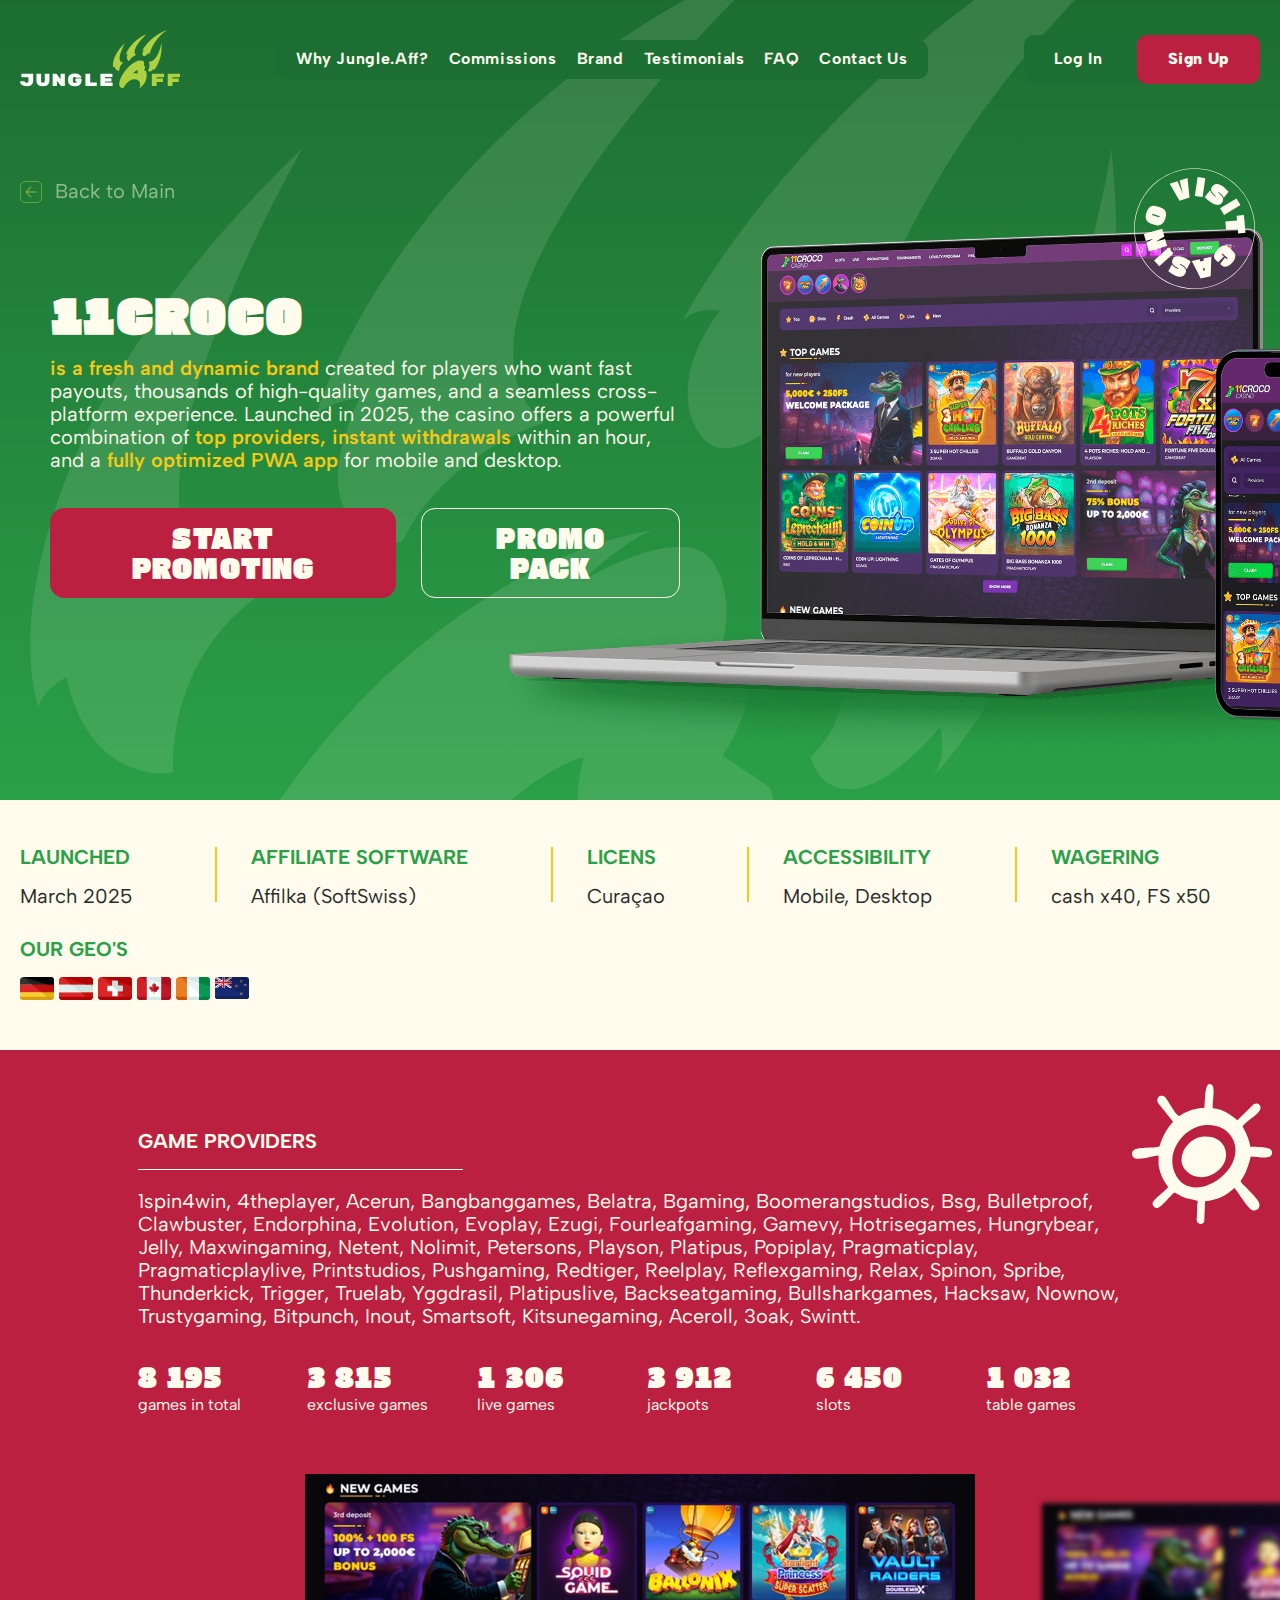
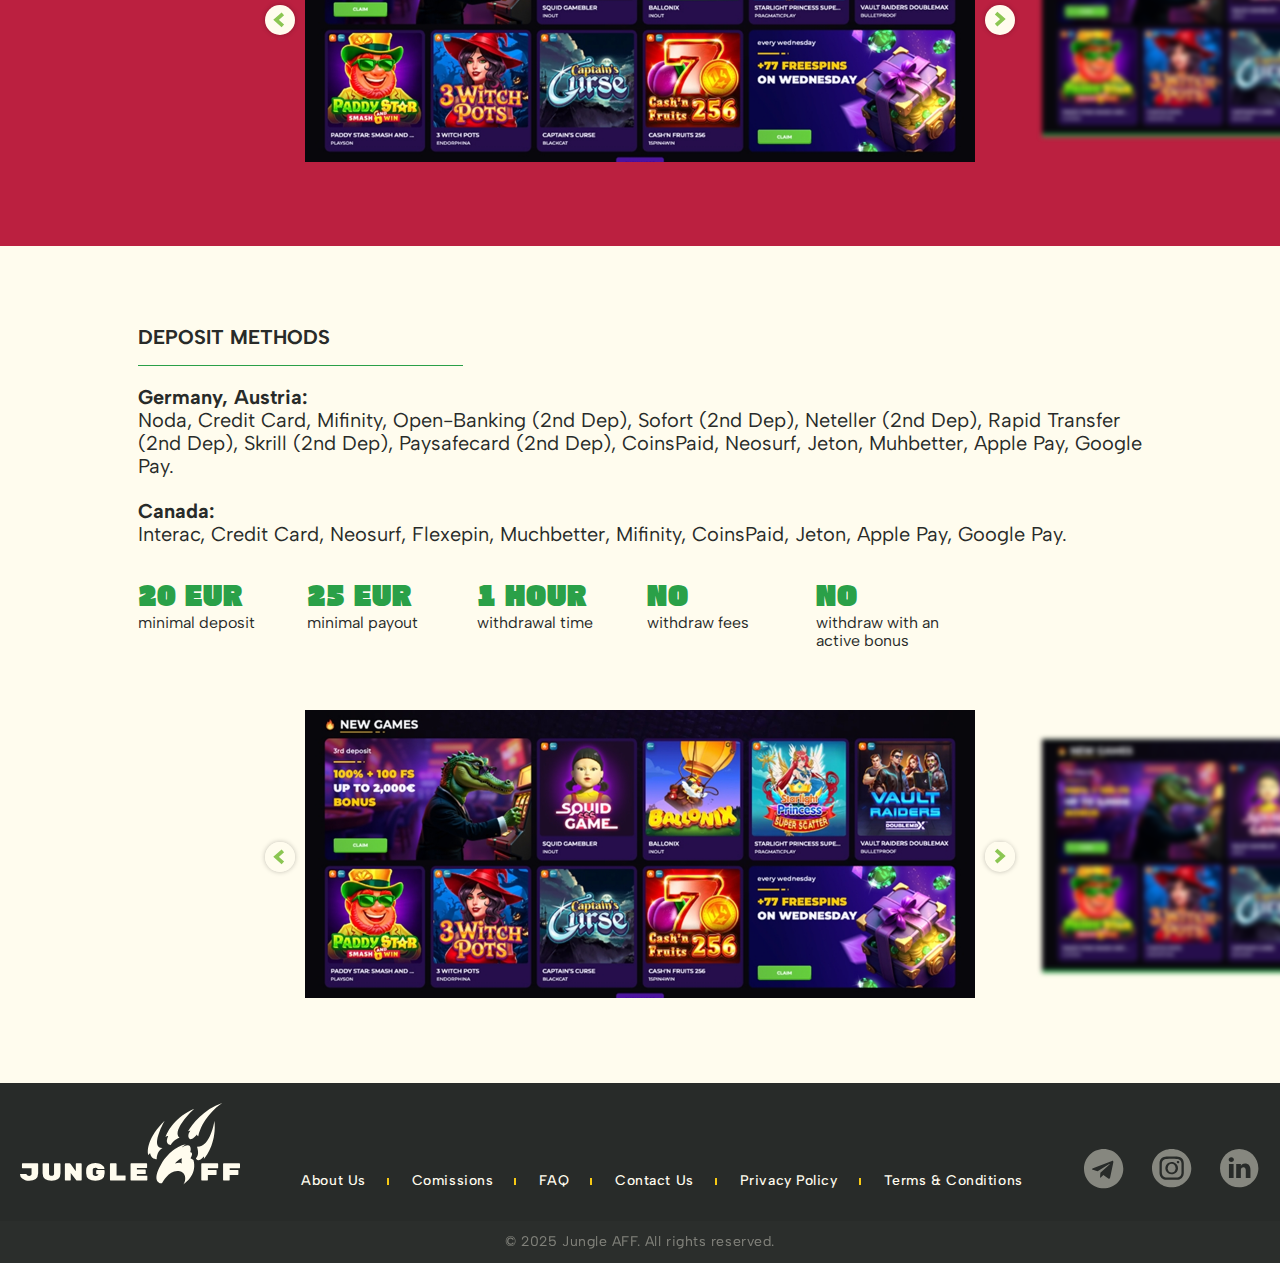
<file: brand.html>
<!doctype html>
<html lang="en">

<head>
  <meta charset="UTF-8" />
  <link rel="icon" type="image/svg+xml" href="./fav.svg" />
  <meta name="viewport" content="width=device-width, initial-scale=1.0" />
  <title>Brand | Jungleaff</title>
  <script defer src="./assets/main-DsRh1_1l.js"></script>
  <link rel="stylesheet" href="./assets/css/main-BzVQrP8z.css">
</head>

<body>
  <header class="header">
    <div class="container header__content">
      <a href="./index.html" class="header__logo header-logo"><img src="./assets/img/logo-DurcMn6o.svg"
          alt="Jungleaff" class="header-logo__pic"></a>
      <button class="header__mobile-btn mobile-btn js-mobile-menu-trigger"><img src="./assets/img/bars-DGrvn8Wn.svg"
          alt="Bars" class="mobile-btn__icon"></button>
      <nav class="header__nav header-nav js-header-menu">
        <ul class="header-nav__list">
          <li class="header-nav__item"><a href="/#why" data-target="why" class="header-nav__link js-header-nav">Why
              Jungle.Aff?</a></li>
          <li class="header-nav__item"><a href="/#commission" data-target="commission"
              class="header-nav__link js-header-nav">Commissions</a></li>
          <li class="header-nav__item"><a href="/#brand" data-target="brand"
              class="header-nav__link js-header-nav">Brand</a></li>
          <li class="header-nav__item"><a href="/#testimonials" data-target="testimonials"
              class="header-nav__link js-header-nav">Testimonials</a></li>
          <li class="header-nav__item"><a href="/#faq" data-target="faq" class="header-nav__link js-header-nav">FAQ</a>
          </li>
          <li class="header-nav__item"><a href="/#contact" data-target="contact"
              class="header-nav__link js-header-nav">Contact Us</a></li>
        </ul>
      </nav>
      <div class="header__controls header-controls">
        <button class="header-controls__btn header-controls__btn--login btn btn--link">Log In</button>
        <button class="header-controls__btn btn btn--red js-modal-trigger" data-modal-target="registraion">Sign
          Up</button>
      </div>
    </div>
  </header>
  <main>
    <section class="hero hero--brand-page js-section-hero">
      <div class="container hero__content">
        <div class="hero-brand__breadcrumbs">
          <a href="./index.html" class="hero-brand__link breadcrumbs-link">
            <img src="./assets/img/back-arrow-DZUxxsu0.svg" alt="" class="breadcrumbs-link__icon">
            Back to Main
          </a>
        </div>
        <div class="hero-brand">
          <div class="hero-brand__info">
            <h1 class="hero-brand__title">11croco</h1>
            <p class="hero-brand__description"><span class="hero-brand__description--marked">is a fresh and dynamic
                brand</span> created for players who want fast payouts, thousands of high-quality games, and a seamless
              cross-platform experience. Launched in 2025, the casino offers a powerful combination of <span
                class="hero-brand__description--marked">top providers, instant withdrawals</span> within an hour, and a
              <span class="hero-brand__description--marked">fully optimized PWA app</span> for mobile and desktop.
            </p>
            <div class="hero-brand__controls">
              <button class="hero-brand__btn btn btn--red">Start Promoting</button>
              <button class="hero-brand__btn btn btn--outline-light">promo pack</button>
            </div>
          </div>
          <div class="hero-brand__pic hero-brand-pic">
            <div class="hero-brand-pic__visit">
              <img src="./assets/img/brand-circle-D-GWA8l9.svg" alt="" class="hero-brand-pic__visit__pic">
            </div>
            <img src="./assets/img/brand-hero-BGVV41gK.png" alt="" class="hero-brand-pic__pic">
          </div>

        </div>
      </div>
    </section>
    <section class="history">
      <div class="container history__content">

        <div class="history__item history__item--launched history-item">
          <h3 class="history-item__title">Launched</h3>
          <p class="history-item__value">March 2025</p>
        </div>
        <div class="history__item history__item--software history__item--software history-item">
          <h3 class="history-item__title">Affiliate Software</h3>
          <p class="history-item__value">Affilka (SoftSwiss)</p>
        </div>
        <div class="history__item history__item--license history-item">
          <h3 class="history-item__title">Licens</h3>
          <p class="history-item__value">Curaçao</p>
        </div>
        <div class="history__item history__item--accessibility history-item">
          <h3 class="history-item__title">Accessibility</h3>
          <p class="history-item__value">Mobile, Desktop</p>
        </div>
        <div class="history__item history__item--wagering history-item">
          <h3 class="history-item__title">Wagering</h3>
          <p class="history-item__value">cash x40, FS x50</p>
        </div>
        <div class="history__item history__item--flags history-item history-item--flags">
          <h3 class="history-item__title">Our Geo's</h3>
          <div class="history-item__list history-item__flags">
            <div class="history-item__flag"><img src="./assets/img/f1-v3NUBPIC.svg" alt=""></div>
            <div class="history-item__flag"><img src="./assets/img/f2-BQaa8Qf2.svg" alt=""></div>
            <div class="history-item__flag"><img src="./assets/img/f3-0qeice6T.svg" alt=""></div>
            <div class="history-item__flag"><img src="./assets/img/f4-CCXUlbcI.svg" alt=""></div>
            <div class="history-item__flag"><img src="./assets/img/f5-DUDD94zZ.svg" alt=""></div>
            <div class="history-item__flag"><img src="./assets/img/f6-C3ZRbDw_.svg" alt=""></div>
          </div>
        </div>
      </div>
    </section>
    <section class="providers providers--red">
      <div class="container providers__content">
        <div class="providers__sun">
          <img src="./assets/img/sun-lrmRsX8Z.svg" alt="">
        </div>
        <div class="providers__info providers-info providers-info--white">

          <h2 class="providers-info__title providers-info__title--white">Game Providers</h2>
          <div class="providers-info__description">
            <p class="providers-info__text">
              1spin4win, 4theplayer, acerun, bangbanggames, belatra, bgaming,
              boomerangstudios, bsg, bulletproof, clawbuster, endorphina, evolution, evoplay, ezugi, fourleafgaming,
              gamevy, hotrisegames, hungrybear, jelly, maxwingaming, netent, nolimit, petersons, playson, platipus,
              popiplay, pragmaticplay, pragmaticplaylive, printstudios, pushgaming, redtiger, reelplay, reflexgaming,
              relax, spinon, spribe, thunderkick, trigger, truelab, yggdrasil, platipuslive, backseatgaming,
              bullsharkgames, hacksaw, nownow, trustygaming, bitpunch, inout, smartsoft, kitsunegaming, aceroll, 3oak,
              swintt.</p>
          </div>
          <div class="providers-info__list">
            <div class="providers-info__item providers-item">
              <h3 class="providers-item__title">8 195</h3>
              <div class="providers-item__description">games in total</div>
            </div>
            <div class="providers-info__item providers-item">
              <h3 class="providers-item__title">3 815</h3>
              <div class="providers-item__description">exclusive games</div>
            </div>
            <div class="providers-info__item providers-item">
              <h3 class="providers-item__title">1 306</h3>
              <div class="providers-item__description">live games</div>
            </div>
            <div class="providers-info__item providers-item">
              <h3 class="providers-item__title">3 912</h3>
              <div class="providers-item__description">jackpots</div>
            </div>
            <div class="providers-info__item providers-item">
              <h3 class="providers-item__title">6 450</h3>
              <div class="providers-item__description">slots</div>
            </div>
            <div class="providers-info__item providers-item">
              <h3 class="providers-item__title">1 032</h3>
              <div class="providers-item__description">table games</div>
            </div>
          </div>

        </div>
        <div class="providers__slider">
          <div class="slider-game js-slider-provider">
            <div class="swiper-wrapper">

              <div class="swiper-slide">
                <div class="slider-game__item">
                  <div class="slider-game__pic slider-game__pic--mobile">
                    <img src="./assets/img/g1-m-D99EIZUC.jpg" alt="">
                  </div>
                  <div class="slider-game__pic slider-game__pic--desktop">
                    <img src="./assets/img/g1-CFw3V4n3.jpg" alt="">
                  </div>
                </div>
              </div>
              <div class="swiper-slide">
                <div class="slider-game__item">
                  <div class="slider-game__pic slider-game__pic--mobile">
                    <img src="./assets/img/g1-m-D99EIZUC.jpg" alt="">
                  </div>
                  <div class="slider-game__pic slider-game__pic--desktop">
                    <img src="./assets/img/g1-CFw3V4n3.jpg" alt="">
                  </div>
                </div>
              </div>
              <div class="swiper-slide">
                <div class="slider-game__item">
                  <div class="slider-game__pic slider-game__pic--mobile">
                    <img src="./assets/img/g1-m-D99EIZUC.jpg" alt="">
                  </div>
                  <div class="slider-game__pic slider-game__pic--desktop">
                    <img src="./assets/img/g1-CFw3V4n3.jpg" alt="">
                  </div>
                </div>
              </div>
              <div class="swiper-slide">
                <div class="slider-game__item">
                  <div class="slider-game__pic slider-game__pic--mobile">
                    <img src="./assets/img/g1-m-D99EIZUC.jpg" alt="">
                  </div>
                  <div class="slider-game__pic slider-game__pic--desktop">
                    <img src="./assets/img/g1-CFw3V4n3.jpg" alt="">
                  </div>
                </div>
              </div>
            </div>
            <button class="slider-game__control slider-game__control--prev js-slider-provider-prev">
              <svg class="slider-game__control-icon" viewBox="0 0 40 40" fill="none" xmlns="http://www.w3.org/2000/svg">
                <circle cx="20" cy="20" r="20" fill="#FFFCEE" />
                <path d="M23.8 11.7998L14.8 19.7998L23.8 27.7998" stroke="#8BC652" stroke-width="5" />

              </svg>

            </button>
            <button class="slider-game__control slider-game__control--next js-slider-provider-next">
              <svg class="slider-game__control-icon" viewBox="0 0 40 40" fill="none" xmlns="http://www.w3.org/2000/svg">
                <circle cx="20" cy="20" r="20" fill="#FFFCEE" />
                <path d="M14.8 26.7998L23.8 18.7998L14.8 10.7998" stroke="#8BC652" stroke-width="5" />
              </svg>

            </button>
          </div>
        </div>
      </div>
    </section>
    <section class="providers">
      <div class="container providers__content">
        <div class="providers__info providers-info">

          <h2 class="providers-info__title">Deposit methods</h2>
          <div class="providers-info__description">
            <p class="providers-info__text">
              <strong>Germany, Austria:</strong><br>
              Noda, Credit Card, Mifinity, Open-banking (2nd dep), Sofort (2nd dep), Neteller (2nd dep), Rapid transfer
              (2nd dep), Skrill (2nd dep), Paysafecard (2nd dep), CoinsPaid, Neosurf, Jeton, Muhbetter, Apple Pay,
              Google Pay.
            <p class="providers-info__text">
              <strong>Canada:</strong><br>

              Interac, Credit Card, Neosurf, Flexepin, Muchbetter, Mifinity, CoinsPaid, Jeton, Apple Pay, Google Pay.
            </p>
          </div>
          <div class="providers-info__list">
            <div class="providers-info__item providers-item">
              <h3 class="providers-item__title providers-item__title--green">20 EUR</h3>
              <div class="providers-item__description">minimal deposit</div>
            </div>
            <div class="providers-info__item providers-item">
              <h3 class="providers-item__title providers-item__title--green">25 EUR</h3>
              <div class="providers-item__description">minimal payout</div>
            </div>
            <div class="providers-info__item providers-item">
              <h3 class="providers-item__title providers-item__title--green">1 hour</h3>
              <div class="providers-item__description">withdrawal time</div>
            </div>
            <div class="providers-info__item providers-item">
              <h3 class="providers-item__title providers-item__title--green">no</h3>
              <div class="providers-item__description">withdraw fees</div>
            </div>
            <div class="providers-info__item providers-item providers-item--big">
              <h3 class="providers-item__title providers-item__title--green">no</h3>
              <div class="providers-item__description">withdraw with an active bonus</div>
            </div>
          </div>

        </div>
        <div class="providers__slider">
          <div class="slider-game js-slider-game">

            <div class="swiper-wrapper">
              <div class="swiper-slide">

                <div class="slider-game__item">
                  <div class="slider-game__pic slider-game__pic--mobile">
                    <img src="./assets/img/g1-m-D99EIZUC.jpg" alt="">
                  </div>
                  <div class="slider-game__pic slider-game__pic--desktop">
                    <img src="./assets/img/g1-CFw3V4n3.jpg" alt="">
                  </div>
                </div>
              </div>
              <div class="swiper-slide">

                <div class="slider-game__item">
                  <div class="slider-game__pic slider-game__pic--mobile">
                    <img src="./assets/img/g1-m-D99EIZUC.jpg" alt="">
                  </div>
                  <div class="slider-game__pic slider-game__pic--desktop">
                    <img src="./assets/img/g1-CFw3V4n3.jpg" alt="">
                  </div>
                </div>
              </div>
              <div class="swiper-slide">

                <div class="slider-game__item">
                  <div class="slider-game__pic slider-game__pic--mobile">
                    <img src="./assets/img/g1-m-D99EIZUC.jpg" alt="">
                  </div>
                  <div class="slider-game__pic slider-game__pic--desktop">
                    <img src="./assets/img/g1-CFw3V4n3.jpg" alt="">
                  </div>
                </div>
              </div>
              <div class="swiper-slide">

                <div class="slider-game__item">
                  <div class="slider-game__pic slider-game__pic--mobile">
                    <img src="./assets/img/g1-m-D99EIZUC.jpg" alt="">
                  </div>
                  <div class="slider-game__pic slider-game__pic--desktop">
                    <img src="./assets/img/g1-CFw3V4n3.jpg" alt="">
                  </div>
                </div>
              </div>

            </div>
            <button class="slider-game__control slider-game__control--prev js-slider-game-prev">
              <svg class="slider-game__control-icon" viewBox="0 0 40 40" fill="none" xmlns="http://www.w3.org/2000/svg">
                <circle cx="20" cy="20" r="20" fill="#FFFCEE" />
                <path d="M23.8 11.7998L14.8 19.7998L23.8 27.7998" stroke="#8BC652" stroke-width="5" />

              </svg>

            </button>
            <button class="slider-game__control slider-game__control--next js-slider-game-next">
              <svg class="slider-game__control-icon" viewBox="0 0 40 40" fill="none" xmlns="http://www.w3.org/2000/svg">
                <circle cx="20" cy="20" r="20" transform="rotate(-90 19.3 19.2998)" fill="#FFFCEE" />
                <path d="M14.8 26.7998L23.8 18.7998L14.8 10.7998" stroke="#8BC652" stroke-width="5" />
              </svg>

            </button>
          </div>
        </div>
      </div>
    </section>
  </main>
  <footer class="footer">
    <div class="container footer__content">
      <a href="./index.html" class="footer__logo footer-logo"><img src="./assets/img/logo-D2HGxJRP.svg" alt=""
          class="footer-logo__pic"></a>
      <div class="footer__contacts footer-contacts">
        <a href="#" class="footer-contacts__link">
          <svg class="footer-contacts__icon" viewBox="0 0 20 20" fill="none" xmlns="http://www.w3.org/2000/svg">
            <path
              d="M9.82659 19.6532C15.255 19.6532 19.6532 15.255 19.6532 9.82659C19.6532 4.39822 15.255 0 9.82659 0C4.39822 0 0 4.39822 0 9.82659C0 15.255 4.39822 19.6532 9.82659 19.6532ZM4.49648 9.61368L13.971 5.96065C14.4107 5.80178 14.7948 6.06792 14.6523 6.73285L14.6531 6.73203L13.0399 14.3321C12.9203 14.8709 12.6001 15.0019 12.1522 14.7481L9.69557 12.9375L8.51065 14.0791C8.37963 14.2101 8.26908 14.3206 8.01522 14.3206L8.18965 11.8206L12.7426 7.70732C12.9408 7.5329 12.6984 7.43464 12.4372 7.60824L6.81065 11.1507L4.38512 10.3941C3.85858 10.227 3.84711 9.86754 4.49648 9.61368Z" />
          </svg></a>
        <a href="#" class="footer-contacts__link"><svg class="footer-contacts__icon" viewBox="0 0 20 20" fill="none"
            xmlns="http://www.w3.org/2000/svg">
            <path
              d="M9.82665 11.7921C10.9121 11.7921 11.792 10.8022 11.792 9.5811C11.792 8.36001 10.9121 7.37012 9.82665 7.37012C8.74123 7.37012 7.86133 8.36001 7.86133 9.5811C7.86133 10.8022 8.74123 11.7921 9.82665 11.7921Z" />
            <path
              d="M9.82659 0C4.39952 0 0 4.28953 0 9.58093C0 14.8723 4.39952 19.1619 9.82659 19.1619C15.2537 19.1619 19.6532 14.8723 19.6532 9.58093C19.6532 4.28953 15.2537 0 9.82659 0ZM15.8978 12.016C15.8506 12.9269 15.5881 13.8251 14.9073 14.4819C14.2198 15.1449 13.2942 15.3919 12.351 15.4374H7.30226C6.35891 15.3919 5.4334 15.145 4.74597 14.4819C4.0651 13.8251 3.80262 12.9269 3.75545 12.016V7.14584C3.80262 6.23496 4.06514 5.33673 4.74597 4.67994C5.4334 4.01694 6.35902 3.7699 7.30226 3.72441H12.3509C13.2943 3.7699 14.2198 4.01682 14.9072 4.67994C15.5881 5.33673 15.8506 6.23496 15.8977 7.14584L15.8978 12.016Z" />
            <path
              d="M12.2717 4.9377C11.0535 4.90553 8.61526 4.90553 7.39708 4.9377C6.76314 4.95446 6.04448 5.1064 5.59281 5.57089C5.12346 6.05372 4.9461 6.63705 4.92811 7.28963C4.8965 8.43501 4.92811 11.8728 4.92811 11.8728C4.94871 12.5253 5.12346 13.1087 5.59281 13.5915C6.04448 14.0562 6.76314 14.208 7.39708 14.2247C8.61526 14.2569 11.0535 14.2569 12.2717 14.2247C12.9056 14.208 13.6243 14.056 14.076 13.5915C14.5453 13.1087 14.7227 12.5254 14.7407 11.8728V7.28963C14.7227 6.63705 14.5453 6.05372 14.076 5.57089C13.6241 5.10625 12.9055 4.95446 12.2717 4.9377ZM9.83423 12.6319C9.20756 12.6319 8.59496 12.453 8.0739 12.1178C7.55284 11.7826 7.14673 11.3061 6.90691 10.7487C6.66709 10.1912 6.60435 9.57782 6.7266 8.98604C6.84886 8.39427 7.15063 7.85068 7.59376 7.42404C8.03688 6.99739 8.60145 6.70684 9.21608 6.58913C9.83071 6.47142 10.4678 6.53183 11.0468 6.76273C11.6257 6.99363 12.1206 7.38464 12.4687 7.88633C12.8169 8.38801 13.0027 8.97783 13.0027 9.58121C13.0027 10.3903 12.6689 11.1663 12.0747 11.7384C11.4805 12.3105 10.6746 12.6319 9.83423 12.6319ZM13.0162 7.16022C12.8909 7.16019 12.7684 7.12438 12.6642 7.05732C12.56 6.99026 12.4788 6.89496 12.4309 6.78346C12.3829 6.67197 12.3704 6.5493 12.3949 6.43095C12.4193 6.31261 12.4797 6.20391 12.5683 6.11859C12.657 6.03328 12.7699 5.97518 12.8928 5.95165C13.0157 5.92812 13.1431 5.94021 13.2589 5.9864C13.3747 6.03258 13.4737 6.11079 13.5433 6.21112C13.6129 6.31145 13.6501 6.42941 13.6501 6.55008C13.6501 6.63022 13.6337 6.70957 13.6018 6.7836C13.57 6.85764 13.5233 6.92491 13.4644 6.98156C13.4055 7.03822 13.3357 7.08316 13.2588 7.11382C13.1819 7.14447 13.0994 7.16024 13.0162 7.16022Z" />
          </svg>
        </a>
        <a href="#" class="footer-contacts__link"><svg class="footer-contacts__icon" viewBox="0 0 21 21" fill="none"
            xmlns="http://www.w3.org/2000/svg">
            <path
              d="M10.0723 0C4.51035 0 0 4.51035 0 10.0723C0 15.6342 4.51035 20.1445 10.0723 20.1445C15.6342 20.1445 20.1445 15.6342 20.1445 10.0723C20.1445 4.51035 15.6342 0 10.0723 0ZM7.14538 15.2264H4.69232V7.84636H7.14538V15.2264ZM5.91893 6.83861H5.90294C5.07978 6.83861 4.54739 6.27195 4.54739 5.56375C4.54739 4.83956 5.09607 4.28858 5.93522 4.28858C6.77437 4.28858 7.29077 4.83956 7.30675 5.56375C7.30675 6.27195 6.77437 6.83861 5.91893 6.83861ZM15.9906 15.2264H13.5378V11.2783C13.5378 10.286 13.1826 9.60934 12.2951 9.60934C11.6175 9.60934 11.2139 10.0658 11.0365 10.5064C10.9717 10.6641 10.9558 10.8845 10.9558 11.1051V15.2264H8.50292C8.50292 15.2264 8.53505 8.53873 8.50292 7.84636H10.9558V8.8913C11.2818 8.38842 11.8651 7.67315 13.1665 7.67315C14.7804 7.67315 15.9906 8.72793 15.9906 10.9947V15.2264Z" />
          </svg>
        </a>
      </div>
      <nav class="footer__nav footer-nav">
        <ul class="footer-nav__list">
          <li class="footer-nav__item"><a href="#" class="footer-nav__link">About Us</a></li>
          <li class="footer-nav__item"><a href="#" class="footer-nav__link">Comissions</a></li>
          <li class="footer-nav__item"><a href="#" class="footer-nav__link">FAQ</a></li>
          <li class="footer-nav__item"><a href="#" class="footer-nav__link">Contact Us</a></li>
          <li class="footer-nav__item"><a href="#" class="footer-nav__link">Privacy Policy</a></li>
          <li class="footer-nav__item"><a href="#" class="footer-nav__link">Terms & Conditions</a></li>
        </ul>
      </nav>
    </div>
    <div class="footer__copy footer-copy">
      <div class="container">
        <div class="footer-copy__text">© 2025 Jungle AFF. All rights reserved.</div>
      </div>
    </div>
  </footer>
  <button class="up-btn up-btn--hidden js-up-trigger">
    <img class="up-btn__icon" src="./assets/img/up-CbJS66wF.svg" alt="">
  </button>
  <div data-modal="registraion" class="modal">
    <div class="modal__bg js-modal-close"></div>
    <div class="modal__content">
      <button class="modal__close modal-close js-modal-close">
        <img class="modal-close__icon" src="./assets/img/close-TSFMWNut.svg" alt="Close">
      </button>
      <header class="modal__header modal-header">
        <h2 class="modal-header__title">Register as a Partner</h2>
        <p class="modal-header__description">Create your account to access the affiliate platform.</p>
      </header>
      <form action="#" class="modal__form modal-form js-form-registration">
        <div class="modal-form__control control control--accent">
          <label class="control__label" for="name">Email<span class="control__label--required">*</span></label>
          <span data-error="email" class="control__error">Please enter a valid email address.</span>
          <input id="email" name="email" class="control__input" type="text" placeholder="Enter your email">
        </div>
        <div class="modal-form__control control control--accent">
          <label class="control__label" for="password">Password<span class="control__label--required">*</span></label>
          <span data-error="password" class="control__error">Password does not meet the security requirements.</span>
          <input id="password" name="password" class="control__input" type="password" placeholder="Create a password"
            >
          <span class="control__description">Minimum 8 characters, at least one letter and one number.</span>
        </div>
        <div class="modal-form__control control control--accent">
          <label class="control__label" for="password2">Confirm Password*<span
              class="control__label--required">*</span></label>
          <span data-error="password2" class="control__error">Passwords do not match.</span>
          <input id="password2" name="password2" class="control__input" type="password" placeholder="Create a password"
            >
        </div>
        <div class="modal-form__control control control--accent">
          <label class="control__label" for="company">Company Name<span
              class="control__label--required">*</span></label>
          <span data-error="company" class="control__error">Please enter your company name.</span>
          <input id="company" name="company" class="control__input" type="text" placeholder="Create a password"
            >
        </div>
        <div class="modal-form__control control control--accent">
          <label class="control__label" for="tg">Telegram<span class="control__label--required">*</span></label>
          <span data-error="tg" class="control__error">Please enter your telegram contact.</span>
          <input id="tg" name="tg" class="control__input" type="text" placeholder="Create a password" >
        </div>
        <div class="modal-form__control control control--accent">
          <label class="control__label" for="teams">Microsoft Teams</label>
          <input id="teams" name="teams" class="control__input" type="text" placeholder="Your Teams contact" >
        </div>
        <div class="modal-form__control modal-form__control--last">
          <label class="modal-form__checkbox control-checkbox">
            <input class="control-checkbox__input" type="checkbox" name="promotional" />
            <span class="control-checkbox__box"></span>
            <span class="control-checkbox__title">I agree to receive promotional offers and newsletters.</span>
          </label>
          <label class="modal-form__checkbox control-checkbox">
            <input class="control-checkbox__input" type="checkbox" name="terms" />
            <span class="control-checkbox__box"></span>
            <span class="control-checkbox__title">I accept the <a href="#" target="_blank" class="modal__link">Terms &
                Conditions</a>.
              <span data-error="terms" class="control__error control__error--checkbox">Please accept terms.</span>
            </span>
          </label>

        </div>
        <div class="modal-form__control modal-form__control--submit">
          <button class="btn btn--red modal-form__submit">join jungle.aff</button>
          <p class="modal-form__login">Already have an account? <a href="#" target="_blank" class="modal__link">Log
              in</a></p>
        </div>

      </form>
    </div>
  </div>
  <div data-modal="confirm" class="modal">
    <div class="modal__bg js-modal-close"></div>
    <div class="modal__content">
      <button class="modal__close modal-close js-modal-close">
        <img class="modal-close__icon" src="./assets/img/close-TSFMWNut.svg" alt="Close">
      </button>
      <header class="modal__header modal-header">
        <h2 class="modal-header__title">Your account <br>has been created</h2>
        <p class="modal-header__description">Please check your email to confirm your registration.</p>
      </header>
      <a href="#" class="btn btn--red modal__login-link">Go to Login</a>
    </div>
  </div>
</body>

</html>
</file>
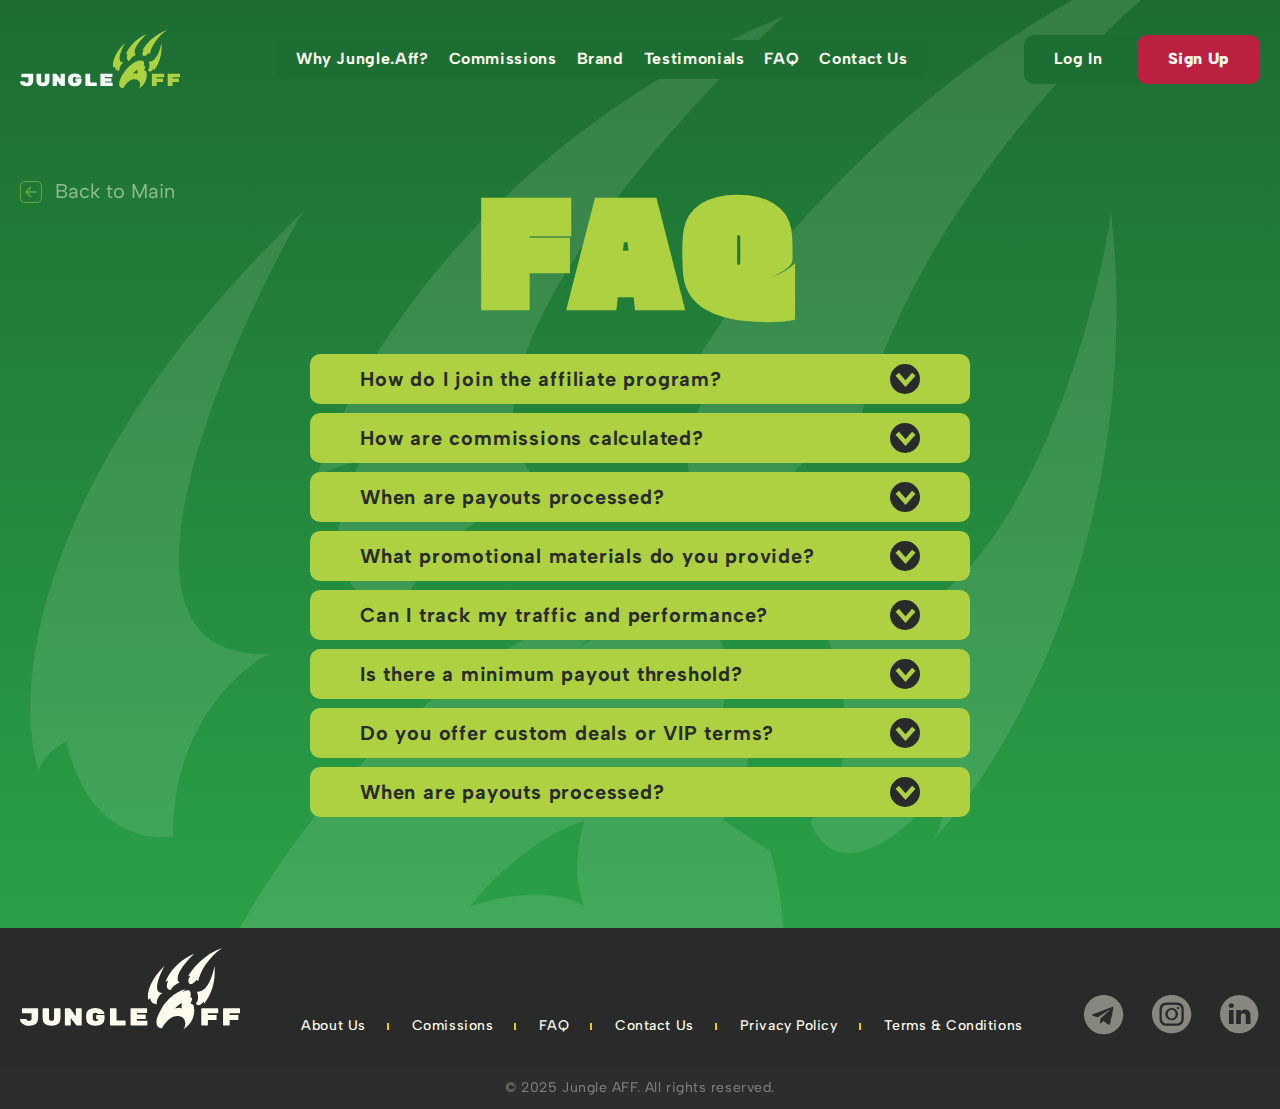
<file: faq.html>
<!doctype html>
<html lang="en">

<head>
  <meta charset="UTF-8" />
  <link rel="icon" type="image/svg+xml" href="./fav.svg" />
  <meta name="viewport" content="width=device-width, initial-scale=1.0" />
  <title>FAQ | Jungleaff</title>
  <script defer src="./assets/main-DsRh1_1l.js"></script>
  <link rel="stylesheet" href="./assets/css/main-BzVQrP8z.css">
</head>

<body>
  <header class="header">
    <div class="container header__content">
      <a href="./index.html" class="header__logo header-logo"><img src="./assets/img/logo-DurcMn6o.svg" alt="Jungleaff"
          class="header-logo__pic"></a>
      <button class="header__mobile-btn mobile-btn js-mobile-menu-trigger"><img src="./assets/img/bars-DGrvn8Wn.svg"
          alt="Bars" class="mobile-btn__icon"></button>
      <nav class="header__nav header-nav js-header-menu">
        <ul class="header-nav__list">
          <li class="header-nav__item"><a href="/#why" data-target="why" class="header-nav__link js-header-nav">Why
              Jungle.Aff?</a></li>
          <li class="header-nav__item"><a href="/#commission" data-target="commission"
              class="header-nav__link js-header-nav">Commissions</a></li>
          <li class="header-nav__item"><a href="/#brand" data-target="brand"
              class="header-nav__link js-header-nav">Brand</a></li>
          <li class="header-nav__item"><a href="/#testimonials" data-target="testimonials"
              class="header-nav__link js-header-nav">Testimonials</a></li>
          <li class="header-nav__item"><a href="/#faq" data-target="faq" class="header-nav__link js-header-nav">FAQ</a>
          </li>
          <li class="header-nav__item"><a href="/#contact" data-target="contact"
              class="header-nav__link js-header-nav">Contact Us</a></li>
        </ul>
      </nav>
      <div class="header__controls header-controls">
        <button class="header-controls__btn header-controls__btn--login btn btn--link">Log In</button>
        <button class="header-controls__btn btn btn--red js-modal-trigger" data-modal-target="registraion">Sign
          Up</button>
      </div>
    </div>
  </header>
  <main>
    <section class="faq-page">
      <div class="container">

        <div class="faq-page__breadcrumbs breadcrumbs">
          <a href="./index.html" class="breadcrumbs__link breadcrumbs-link">
            <img src="./assets/img/back-arrow-DZUxxsu0.svg" alt="" class="breadcrumbs-link__icon">
            Back to Main
          </a>
        </div>
        <h1 class="faq-page__title">FAQ</h1>
        <div class="faq-page__list">
          <div class="faq-page__item faq faq--light-green">
            <header class="faq__header js-faq-trigger" tabindex="0" role="button">
              <h4 class="faq__title">How do I join the affiliate program?</h4>
              <svg class="faq__icon" viewBox="0 0 20 20" fill="none" xmlns="http://www.w3.org/2000/svg">
                <circle cx="10" cy="10" r="10" fill="#FFFCEE" />
                <path d="M4.82812 6.89648L10.3454 13.1034L15.8626 6.89648" stroke="currentColor" stroke-width="3" />
              </svg>
            </header>
            <div class="faq__answer">
              <div class="faq__content">
                <p class="faq__text">
                  Simply sign up through our registration form. Once your account is approved, you’ll get access to your
                  personal
                  dashboard, tracking tools, and promo materials.
                </p>
              </div>
            </div>
          </div>
          <div class="faq-page__item faq faq--light-green">
            <header class="faq__header js-faq-trigger" tabindex="0" role="button">
              <h4 class="faq__title">How are commissions calculated?</h4>
              <svg class="faq__icon" viewBox="0 0 20 20" fill="none" xmlns="http://www.w3.org/2000/svg">
                <circle cx="10" cy="10" r="10" fill="#FFFCEE" />
                <path d="M4.82812 6.89648L10.3454 13.1034L15.8626 6.89648" stroke="currentColor" stroke-width="3" />
              </svg>
            </header>
            <div class="faq__answer">
              <div class="faq__content">
                <p class="faq__text">
                  Simply sign up through our registration form. Once your account is approved, you’ll get access to your
                  personal
                  dashboard, tracking tools, and promo materials.
                </p>
              </div>
            </div>
          </div>
          <div class="faq-page__item faq faq--light-green">
            <header class="faq__header js-faq-trigger" tabindex="0" role="button">
              <h4 class="faq__title">When are payouts processed?</h4>
              <svg class="faq__icon" viewBox="0 0 20 20" fill="none" xmlns="http://www.w3.org/2000/svg">
                <circle cx="10" cy="10" r="10" fill="#FFFCEE" />
                <path d="M4.82812 6.89648L10.3454 13.1034L15.8626 6.89648" stroke="currentColor" stroke-width="3" />
              </svg>
            </header>
            <div class="faq__answer">
              <div class="faq__content">
                <p class="faq__text">
                  Simply sign up through our registration form. Once your account is approved, you’ll get access to your
                  personal
                  dashboard, tracking tools, and promo materials.
                </p>
              </div>
            </div>
          </div>
          <div class="faq-page__item faq faq--light-green">
            <header class="faq__header js-faq-trigger" tabindex="0" role="button">
              <h4 class="faq__title">What promotional materials do you provide?</h4>
              <svg class="faq__icon" viewBox="0 0 20 20" fill="none" xmlns="http://www.w3.org/2000/svg">
                <circle cx="10" cy="10" r="10" fill="#FFFCEE" />
                <path d="M4.82812 6.89648L10.3454 13.1034L15.8626 6.89648" stroke="currentColor" stroke-width="3" />
              </svg>
            </header>
            <div class="faq__answer">
              <div class="faq__content">
                <p class="faq__text">
                  Simply sign up through our registration form. Once your account is approved, you’ll get access to your
                  personal
                  dashboard, tracking tools, and promo materials.
                </p>
              </div>
            </div>
          </div>
          <div class="faq-page__item faq faq--light-green">
            <header class="faq__header js-faq-trigger" tabindex="0" role="button">
              <h4 class="faq__title">Can I track my traffic and performance?</h4>
              <svg class="faq__icon" viewBox="0 0 20 20" fill="none" xmlns="http://www.w3.org/2000/svg">
                <circle cx="10" cy="10" r="10" fill="#FFFCEE" />
                <path d="M4.82812 6.89648L10.3454 13.1034L15.8626 6.89648" stroke="currentColor" stroke-width="3" />
              </svg>
            </header>
            <div class="faq__answer">
              <div class="faq__content">
                <p class="faq__text">
                  Simply sign up through our registration form. Once your account is approved, you’ll get access to your
                  personal
                  dashboard, tracking tools, and promo materials.
                </p>
              </div>
            </div>
          </div>
          <div class="faq-page__item faq faq--light-green">
            <header class="faq__header js-faq-trigger" tabindex="0" role="button">
              <h4 class="faq__title">Is there a minimum payout threshold?</h4>
              <svg class="faq__icon" viewBox="0 0 20 20" fill="none" xmlns="http://www.w3.org/2000/svg">
                <circle cx="10" cy="10" r="10" fill="#FFFCEE" />
                <path d="M4.82812 6.89648L10.3454 13.1034L15.8626 6.89648" stroke="currentColor" stroke-width="3" />
              </svg>
            </header>
            <div class="faq__answer">
              <div class="faq__content">
                <p class="faq__text">
                  Simply sign up through our registration form. Once your account is approved, you’ll get access to your
                  personal
                  dashboard, tracking tools, and promo materials.
                </p>
              </div>
            </div>
          </div>
          <div class="faq-page__item faq faq--light-green">
            <header class="faq__header js-faq-trigger" tabindex="0" role="button">
              <h4 class="faq__title">Do you offer custom deals or VIP terms?</h4>
              <svg class="faq__icon" viewBox="0 0 20 20" fill="none" xmlns="http://www.w3.org/2000/svg">
                <circle cx="10" cy="10" r="10" fill="#FFFCEE" />
                <path d="M4.82812 6.89648L10.3454 13.1034L15.8626 6.89648" stroke="currentColor" stroke-width="3" />
              </svg>
            </header>
            <div class="faq__answer">
              <div class="faq__content">
                <p class="faq__text">
                  Simply sign up through our registration form. Once your account is approved, you’ll get access to your
                  personal
                  dashboard, tracking tools, and promo materials.
                </p>
              </div>
            </div>
          </div>
          <div class="faq-page__item faq faq--light-green">
            <header class="faq__header js-faq-trigger" tabindex="0" role="button">
              <h4 class="faq__title">When are payouts processed?</h4>
              <svg class="faq__icon" viewBox="0 0 20 20" fill="none" xmlns="http://www.w3.org/2000/svg">
                <circle cx="10" cy="10" r="10" fill="#FFFCEE" />
                <path d="M4.82812 6.89648L10.3454 13.1034L15.8626 6.89648" stroke="currentColor" stroke-width="3" />
              </svg>
            </header>
            <div class="faq__answer">
              <div class="faq__content">
                <p class="faq__text">
                  Simply sign up through our registration form. Once your account is approved, you’ll get access to your
                  personal
                  dashboard, tracking tools, and promo materials.
                </p>
              </div>
            </div>
          </div>
        </div>
      </div>

    </section>
  </main>
  <footer class="footer">
    <div class="container footer__content">
      <a href="./index.html" class="footer__logo footer-logo"><img src="./assets/img/logo-D2HGxJRP.svg" alt=""
          class="footer-logo__pic"></a>
      <div class="footer__contacts footer-contacts">
        <a href="#" class="footer-contacts__link">
          <svg class="footer-contacts__icon" viewBox="0 0 20 20" fill="none" xmlns="http://www.w3.org/2000/svg">
            <path
              d="M9.82659 19.6532C15.255 19.6532 19.6532 15.255 19.6532 9.82659C19.6532 4.39822 15.255 0 9.82659 0C4.39822 0 0 4.39822 0 9.82659C0 15.255 4.39822 19.6532 9.82659 19.6532ZM4.49648 9.61368L13.971 5.96065C14.4107 5.80178 14.7948 6.06792 14.6523 6.73285L14.6531 6.73203L13.0399 14.3321C12.9203 14.8709 12.6001 15.0019 12.1522 14.7481L9.69557 12.9375L8.51065 14.0791C8.37963 14.2101 8.26908 14.3206 8.01522 14.3206L8.18965 11.8206L12.7426 7.70732C12.9408 7.5329 12.6984 7.43464 12.4372 7.60824L6.81065 11.1507L4.38512 10.3941C3.85858 10.227 3.84711 9.86754 4.49648 9.61368Z" />
          </svg></a>
        <a href="#" class="footer-contacts__link"><svg class="footer-contacts__icon" viewBox="0 0 20 20" fill="none"
            xmlns="http://www.w3.org/2000/svg">
            <path
              d="M9.82665 11.7921C10.9121 11.7921 11.792 10.8022 11.792 9.5811C11.792 8.36001 10.9121 7.37012 9.82665 7.37012C8.74123 7.37012 7.86133 8.36001 7.86133 9.5811C7.86133 10.8022 8.74123 11.7921 9.82665 11.7921Z" />
            <path
              d="M9.82659 0C4.39952 0 0 4.28953 0 9.58093C0 14.8723 4.39952 19.1619 9.82659 19.1619C15.2537 19.1619 19.6532 14.8723 19.6532 9.58093C19.6532 4.28953 15.2537 0 9.82659 0ZM15.8978 12.016C15.8506 12.9269 15.5881 13.8251 14.9073 14.4819C14.2198 15.1449 13.2942 15.3919 12.351 15.4374H7.30226C6.35891 15.3919 5.4334 15.145 4.74597 14.4819C4.0651 13.8251 3.80262 12.9269 3.75545 12.016V7.14584C3.80262 6.23496 4.06514 5.33673 4.74597 4.67994C5.4334 4.01694 6.35902 3.7699 7.30226 3.72441H12.3509C13.2943 3.7699 14.2198 4.01682 14.9072 4.67994C15.5881 5.33673 15.8506 6.23496 15.8977 7.14584L15.8978 12.016Z" />
            <path
              d="M12.2717 4.9377C11.0535 4.90553 8.61526 4.90553 7.39708 4.9377C6.76314 4.95446 6.04448 5.1064 5.59281 5.57089C5.12346 6.05372 4.9461 6.63705 4.92811 7.28963C4.8965 8.43501 4.92811 11.8728 4.92811 11.8728C4.94871 12.5253 5.12346 13.1087 5.59281 13.5915C6.04448 14.0562 6.76314 14.208 7.39708 14.2247C8.61526 14.2569 11.0535 14.2569 12.2717 14.2247C12.9056 14.208 13.6243 14.056 14.076 13.5915C14.5453 13.1087 14.7227 12.5254 14.7407 11.8728V7.28963C14.7227 6.63705 14.5453 6.05372 14.076 5.57089C13.6241 5.10625 12.9055 4.95446 12.2717 4.9377ZM9.83423 12.6319C9.20756 12.6319 8.59496 12.453 8.0739 12.1178C7.55284 11.7826 7.14673 11.3061 6.90691 10.7487C6.66709 10.1912 6.60435 9.57782 6.7266 8.98604C6.84886 8.39427 7.15063 7.85068 7.59376 7.42404C8.03688 6.99739 8.60145 6.70684 9.21608 6.58913C9.83071 6.47142 10.4678 6.53183 11.0468 6.76273C11.6257 6.99363 12.1206 7.38464 12.4687 7.88633C12.8169 8.38801 13.0027 8.97783 13.0027 9.58121C13.0027 10.3903 12.6689 11.1663 12.0747 11.7384C11.4805 12.3105 10.6746 12.6319 9.83423 12.6319ZM13.0162 7.16022C12.8909 7.16019 12.7684 7.12438 12.6642 7.05732C12.56 6.99026 12.4788 6.89496 12.4309 6.78346C12.3829 6.67197 12.3704 6.5493 12.3949 6.43095C12.4193 6.31261 12.4797 6.20391 12.5683 6.11859C12.657 6.03328 12.7699 5.97518 12.8928 5.95165C13.0157 5.92812 13.1431 5.94021 13.2589 5.9864C13.3747 6.03258 13.4737 6.11079 13.5433 6.21112C13.6129 6.31145 13.6501 6.42941 13.6501 6.55008C13.6501 6.63022 13.6337 6.70957 13.6018 6.7836C13.57 6.85764 13.5233 6.92491 13.4644 6.98156C13.4055 7.03822 13.3357 7.08316 13.2588 7.11382C13.1819 7.14447 13.0994 7.16024 13.0162 7.16022Z" />
          </svg>
        </a>
        <a href="#" class="footer-contacts__link"><svg class="footer-contacts__icon" viewBox="0 0 21 21" fill="none"
            xmlns="http://www.w3.org/2000/svg">
            <path
              d="M10.0723 0C4.51035 0 0 4.51035 0 10.0723C0 15.6342 4.51035 20.1445 10.0723 20.1445C15.6342 20.1445 20.1445 15.6342 20.1445 10.0723C20.1445 4.51035 15.6342 0 10.0723 0ZM7.14538 15.2264H4.69232V7.84636H7.14538V15.2264ZM5.91893 6.83861H5.90294C5.07978 6.83861 4.54739 6.27195 4.54739 5.56375C4.54739 4.83956 5.09607 4.28858 5.93522 4.28858C6.77437 4.28858 7.29077 4.83956 7.30675 5.56375C7.30675 6.27195 6.77437 6.83861 5.91893 6.83861ZM15.9906 15.2264H13.5378V11.2783C13.5378 10.286 13.1826 9.60934 12.2951 9.60934C11.6175 9.60934 11.2139 10.0658 11.0365 10.5064C10.9717 10.6641 10.9558 10.8845 10.9558 11.1051V15.2264H8.50292C8.50292 15.2264 8.53505 8.53873 8.50292 7.84636H10.9558V8.8913C11.2818 8.38842 11.8651 7.67315 13.1665 7.67315C14.7804 7.67315 15.9906 8.72793 15.9906 10.9947V15.2264Z" />
          </svg>
        </a>
      </div>
      <nav class="footer__nav footer-nav">
        <ul class="footer-nav__list">
          <li class="footer-nav__item"><a href="#" class="footer-nav__link">About Us</a></li>
          <li class="footer-nav__item"><a href="#" class="footer-nav__link">Comissions</a></li>
          <li class="footer-nav__item"><a href="#" class="footer-nav__link">FAQ</a></li>
          <li class="footer-nav__item"><a href="#" class="footer-nav__link">Contact Us</a></li>
          <li class="footer-nav__item"><a href="#" class="footer-nav__link">Privacy Policy</a></li>
          <li class="footer-nav__item"><a href="#" class="footer-nav__link">Terms & Conditions</a></li>
        </ul>
      </nav>
    </div>
    <div class="footer__copy footer-copy">
      <div class="container">
        <div class="footer-copy__text">© 2025 Jungle AFF. All rights reserved.</div>
      </div>
    </div>
  </footer>
  <button class="up-btn up-btn--hidden js-up-trigger">
    <img class="up-btn__icon" src="./assets/img/up-CbJS66wF.svg" alt="">
  </button>
  <div data-modal="registraion" class="modal">
    <div class="modal__bg js-modal-close"></div>
    <div class="modal__content">
      <button class="modal__close modal-close js-modal-close">
        <img class="modal-close__icon" src="./assets/img/close-TSFMWNut.svg" alt="Close">
      </button>
      <header class="modal__header modal-header">
        <h2 class="modal-header__title">Register as a Partner</h2>
        <p class="modal-header__description">Create your account to access the affiliate platform.</p>
      </header>
      <form action="#" class="modal__form modal-form js-form-registration">
        <div class="modal-form__control control control--accent">
          <label class="control__label" for="name">Email<span class="control__label--required">*</span></label>
          <span data-error="email" class="control__error">Please enter a valid email address.</span>
          <input id="email" name="email" class="control__input" type="text" placeholder="Enter your email">
        </div>
        <div class="modal-form__control control control--accent">
          <label class="control__label" for="password">Password<span class="control__label--required">*</span></label>
          <span data-error="password" class="control__error">Password does not meet the security requirements.</span>
          <input id="password" name="password" class="control__input" type="password" placeholder="Create a password"
            >
          <span class="control__description">Minimum 8 characters, at least one letter and one number.</span>
        </div>
        <div class="modal-form__control control control--accent">
          <label class="control__label" for="password2">Confirm Password*<span
              class="control__label--required">*</span></label>
          <span data-error="password2" class="control__error">Passwords do not match.</span>
          <input id="password2" name="password2" class="control__input" type="password" placeholder="Create a password"
            >
        </div>
        <div class="modal-form__control control control--accent">
          <label class="control__label" for="company">Company Name<span
              class="control__label--required">*</span></label>
          <span data-error="company" class="control__error">Please enter your company name.</span>
          <input id="company" name="company" class="control__input" type="text" placeholder="Create a password"
            >
        </div>
        <div class="modal-form__control control control--accent">
          <label class="control__label" for="tg">Telegram<span class="control__label--required">*</span></label>
          <span data-error="tg" class="control__error">Please enter your telegram contact.</span>
          <input id="tg" name="tg" class="control__input" type="text" placeholder="Create a password" >
        </div>
        <div class="modal-form__control control control--accent">
          <label class="control__label" for="teams">Microsoft Teams</label>
          <input id="teams" name="teams" class="control__input" type="text" placeholder="Your Teams contact" >
        </div>
        <div class="modal-form__control modal-form__control--last">
          <label class="modal-form__checkbox control-checkbox">
            <input class="control-checkbox__input" type="checkbox" name="promotional" />
            <span class="control-checkbox__box"></span>
            <span class="control-checkbox__title">I agree to receive promotional offers and newsletters.</span>
          </label>
          <label class="modal-form__checkbox control-checkbox">
            <input class="control-checkbox__input" type="checkbox" name="terms" />
            <span class="control-checkbox__box"></span>
            <span class="control-checkbox__title">I accept the <a href="#" target="_blank" class="modal__link">Terms &
                Conditions</a>.
              <span data-error="terms" class="control__error control__error--checkbox">Please accept terms.</span>
            </span>
          </label>

        </div>
        <div class="modal-form__control modal-form__control--submit">
          <button class="btn btn--red modal-form__submit">join jungle.aff</button>
          <p class="modal-form__login">Already have an account? <a href="#" target="_blank" class="modal__link">Log
              in</a></p>
        </div>

      </form>
    </div>
  </div>
  <div data-modal="confirm" class="modal">
    <div class="modal__bg js-modal-close"></div>
    <div class="modal__content">
      <button class="modal__close modal-close js-modal-close">
        <img class="modal-close__icon" src="./assets/img/close-TSFMWNut.svg" alt="Close">
      </button>
      <header class="modal__header modal-header">
        <h2 class="modal-header__title">Your account <br>has been created</h2>
        <p class="modal-header__description">Please check your email to confirm your registration.</p>
      </header>
      <a href="#" class="btn btn--red modal__login-link">Go to Login</a>
    </div>
  </div>
</body>

</html>
</file>
<file: assets/css/main-BzVQrP8z.css>
html{line-height:1.15;-webkit-text-size-adjust:100%}body{margin:0}main{display:block}h1{font-size:2em;margin:.67em 0}hr{box-sizing:content-box;height:0;overflow:visible}pre{font-family:monospace,monospace;font-size:1em}a{background-color:transparent}abbr[title]{border-bottom:none;text-decoration:underline;text-decoration:underline dotted}b,strong{font-weight:bolder}code,kbd,samp{font-family:monospace,monospace;font-size:1em}small{font-size:80%}sub,sup{font-size:75%;line-height:0;position:relative;vertical-align:baseline}sub{bottom:-.25em}sup{top:-.5em}img{border-style:none}button,input,optgroup,select,textarea{font-family:inherit;font-size:100%;line-height:1.15;margin:0}button,input{overflow:visible}button,select{text-transform:none}button,[type=button],[type=reset],[type=submit]{-webkit-appearance:button}button::-moz-focus-inner,[type=button]::-moz-focus-inner,[type=reset]::-moz-focus-inner,[type=submit]::-moz-focus-inner{border-style:none;padding:0}button:-moz-focusring,[type=button]:-moz-focusring,[type=reset]:-moz-focusring,[type=submit]:-moz-focusring{outline:1px dotted ButtonText}fieldset{padding:.35em .75em .625em}legend{box-sizing:border-box;color:inherit;display:table;max-width:100%;padding:0;white-space:normal}progress{vertical-align:baseline}textarea{overflow:auto}[type=checkbox],[type=radio]{box-sizing:border-box;padding:0}[type=number]::-webkit-inner-spin-button,[type=number]::-webkit-outer-spin-button{height:auto}[type=search]{-webkit-appearance:textfield;outline-offset:-2px}[type=search]::-webkit-search-decoration{-webkit-appearance:none}::-webkit-file-upload-button{-webkit-appearance:button;font:inherit}details{display:block}summary{display:list-item}template{display:none}[hidden]{display:none}:root{--swiper-theme-color: #007aff}:host{position:relative;display:block;margin-left:auto;margin-right:auto;z-index:1}.swiper{margin-left:auto;margin-right:auto;position:relative;overflow:hidden;list-style:none;padding:0;z-index:1;display:block}.swiper-vertical>.swiper-wrapper{flex-direction:column}.swiper-wrapper{position:relative;width:100%;height:100%;z-index:1;display:flex;transition-property:transform;transition-timing-function:var(--swiper-wrapper-transition-timing-function, initial);box-sizing:content-box}.swiper-android .swiper-slide,.swiper-ios .swiper-slide,.swiper-wrapper{transform:translateZ(0)}.swiper-horizontal{touch-action:pan-y}.swiper-vertical{touch-action:pan-x}.swiper-slide{flex-shrink:0;width:100%;height:100%;position:relative;transition-property:transform;display:block}.swiper-slide-invisible-blank{visibility:hidden}.swiper-autoheight,.swiper-autoheight .swiper-slide{height:auto}.swiper-autoheight .swiper-wrapper{align-items:flex-start;transition-property:transform,height}.swiper-backface-hidden .swiper-slide{transform:translateZ(0);backface-visibility:hidden}.swiper-3d.swiper-css-mode .swiper-wrapper{perspective:1200px}.swiper-3d .swiper-wrapper{transform-style:preserve-3d}.swiper-3d{perspective:1200px}.swiper-3d .swiper-slide,.swiper-3d .swiper-cube-shadow{transform-style:preserve-3d}.swiper-css-mode>.swiper-wrapper{overflow:auto;scrollbar-width:none;-ms-overflow-style:none}.swiper-css-mode>.swiper-wrapper::-webkit-scrollbar{display:none}.swiper-css-mode>.swiper-wrapper>.swiper-slide{scroll-snap-align:start start}.swiper-css-mode.swiper-horizontal>.swiper-wrapper{scroll-snap-type:x mandatory}.swiper-css-mode.swiper-vertical>.swiper-wrapper{scroll-snap-type:y mandatory}.swiper-css-mode.swiper-free-mode>.swiper-wrapper{scroll-snap-type:none}.swiper-css-mode.swiper-free-mode>.swiper-wrapper>.swiper-slide{scroll-snap-align:none}.swiper-css-mode.swiper-centered>.swiper-wrapper:before{content:"";flex-shrink:0;order:9999}.swiper-css-mode.swiper-centered>.swiper-wrapper>.swiper-slide{scroll-snap-align:center center;scroll-snap-stop:always}.swiper-css-mode.swiper-centered.swiper-horizontal>.swiper-wrapper>.swiper-slide:first-child{margin-inline-start:var(--swiper-centered-offset-before)}.swiper-css-mode.swiper-centered.swiper-horizontal>.swiper-wrapper:before{height:100%;min-height:1px;width:var(--swiper-centered-offset-after)}.swiper-css-mode.swiper-centered.swiper-vertical>.swiper-wrapper>.swiper-slide:first-child{margin-block-start:var(--swiper-centered-offset-before)}.swiper-css-mode.swiper-centered.swiper-vertical>.swiper-wrapper:before{width:100%;min-width:1px;height:var(--swiper-centered-offset-after)}.swiper-3d .swiper-slide-shadow,.swiper-3d .swiper-slide-shadow-left,.swiper-3d .swiper-slide-shadow-right,.swiper-3d .swiper-slide-shadow-top,.swiper-3d .swiper-slide-shadow-bottom{position:absolute;left:0;top:0;width:100%;height:100%;pointer-events:none;z-index:10}.swiper-3d .swiper-slide-shadow{background:#00000026}.swiper-3d .swiper-slide-shadow-left{background-image:linear-gradient(to left,#00000080,#0000)}.swiper-3d .swiper-slide-shadow-right{background-image:linear-gradient(to right,#00000080,#0000)}.swiper-3d .swiper-slide-shadow-top{background-image:linear-gradient(to top,#00000080,#0000)}.swiper-3d .swiper-slide-shadow-bottom{background-image:linear-gradient(to bottom,#00000080,#0000)}.swiper-lazy-preloader{width:42px;height:42px;position:absolute;left:50%;top:50%;margin-left:-21px;margin-top:-21px;z-index:10;transform-origin:50%;box-sizing:border-box;border:4px solid var(--swiper-preloader-color, var(--swiper-theme-color));border-radius:50%;border-top-color:transparent}:is(.swiper:not(.swiper-watch-progress),.swiper-watch-progress .swiper-slide-visible) .swiper-lazy-preloader{animation:swiper-preloader-spin 1s infinite linear}.swiper-lazy-preloader-white{--swiper-preloader-color: #fff}.swiper-lazy-preloader-black{--swiper-preloader-color: #000}@keyframes swiper-preloader-spin{0%{transform:rotate(0)}to{transform:rotate(360deg)}}@font-face{font-family:Albert Sans;src:url(../fonts/subset-AlbertSans-Black-Al6WMVGC.woff2) format("woff2"),url(../fonts/subset-AlbertSans-Black-Dn_Gn_Fc.woff) format("woff");font-weight:900;font-style:normal;font-display:swap}@font-face{font-family:Albert Sans;src:url(../fonts/subset-AlbertSans-Medium-Dg_H_knK.woff2) format("woff2"),url(../fonts/subset-AlbertSans-Medium-CB4yngXy.woff) format("woff");font-weight:500;font-style:normal;font-display:swap}@font-face{font-family:Albert Sans;src:url(../fonts/subset-AlbertSans-Regular-D7lZ-kej.woff2) format("woff2"),url(../fonts/subset-AlbertSans-Regular-CA9_Bnjt.woff) format("woff");font-weight:400;font-style:normal;font-display:swap}@font-face{font-family:Albert Sans;src:url(../fonts/subset-AlbertSans-Bold-RW1d8-xg.woff2) format("woff2"),url(../fonts/subset-AlbertSans-Bold-Daq7TIYA.woff) format("woff");font-weight:700;font-style:normal;font-display:swap}@font-face{font-family:Albert Sans;src:url(../fonts/subset-AlbertSans-SemiBold-CB5Wf1BK.woff2) format("woff2"),url(../fonts/subset-AlbertSans-SemiBold-BBBK9c3P.woff) format("woff");font-weight:600;font-style:normal;font-display:swap}@font-face{font-family:Gasoek One;src:url(../fonts/subset-GasoekOne-Regular-CPfnyG8h.woff2) format("woff2"),url(../fonts/subset-GasoekOne-Regular-jx_vhkQd.woff) format("woff");font-weight:400;font-style:normal;font-display:swap}body{font-family:Albert Sans,sans-serif;background-color:#fffcee;color:#282b29}*{box-sizing:border-box;outline:#BB2040;outline-offset:2px}h1,h2,h3,h4,p{margin:0}img{width:100%}a{text-decoration:none;transition:.3s}a:focus-within{outline:none;text-decoration-color:#bb2040}button{cursor:pointer;border:none;transition:.3s}.container{width:100%;max-width:1360px;margin:0 auto;padding:0 20px}@media screen and (min-width:1380px){.container{padding:0}}.btn{display:inline-block;padding:10px 20px;font-family:Gasoek One,sans-serif;border-radius:14px;font-weight:400;font-size:18px;letter-spacing:.04em;text-transform:uppercase;text-align:center}@media screen and (min-width:1024px){.btn{padding:14px 40px;font-size:26px}}.btn--red{background-color:#bb2040;color:#fffcee;border:1px solid #BB2040}.btn--red:hover{background-color:#fffcee;color:#bb2040}.btn--green{background-color:#2aa048;color:#fffcee;border:1px solid #2AA048}.btn--green:hover{background-color:#fffcee;color:#2aa048}.btn--accent-green{background-color:#8bc652;color:#fffcee;border:1px solid #8bc652}.btn--accent-green:hover{background-color:#fffcee;color:#8bc652}.btn--outline-green{border:1px solid #2AA048;color:#2aa048;background-color:#fffcee}.btn--outline-green:hover{color:#fffcee;background-color:#2aa048}.btn--outline-white{border:1px solid #FFFCEE;color:#fffcee;background-color:#8bc652}.btn--outline-white:hover{color:#8bc652;background-color:#fffcee}.btn--link{background-color:transparent;border-color:transparent;color:#fffcee}.btn--link:hover{color:#bb2040}.btn--outline-light{background-color:transparent;border:1px solid #FFFCEE;color:#fffcee}.btn--outline-light:hover{background-color:#fffcee;color:#2aa048}.btn:disabled{opacity:.3;filter:grayscale(1)}.btn--animate{position:relative;color:#fffcee;background-color:transparent;overflow:hidden}@media screen and (min-width:1024px){.btn--animate{padding:16px 40px}}.btn--animate span{position:relative}.btn--animate canvas{width:100%!important;position:absolute;inset:-64% 0 0 -1%;width:118%!important}.btn--submit{padding:7px 50px}.btn--hero{padding:20px 50px}.faq{transition:.3s}.faq--expand .faq__header{background-color:#8bc652;color:#fffcee}.faq--expand .faq__icon{color:#8bc652;transform:rotate(180deg)}.faq--expand .faq__answer{grid-template-rows:1fr!important;border-color:#8bc652}.faq--light-green .faq__header{background-color:#aed141}.faq--light-green .faq__icon{color:#aed141}.faq--light-green .faq__icon circle{fill:#282b29}.faq--light-green.faq--expand .faq__header{background-color:#f7c914;color:#282b29}.faq--light-green.faq--expand .faq__icon{color:#f7c914}.faq__header{position:relative;z-index:1;padding:8px 20px;display:flex;flex-flow:row nowrap;align-items:center;justify-content:space-between;gap:8px;border-radius:5px;background-color:#f7c914;transition:inherit;cursor:pointer}@media screen and (min-width:1024px){.faq__header{padding:10px 50px;border-radius:10px}}.faq__title{flex-grow:1;font-weight:700;font-size:14px;letter-spacing:.04em;transition:inherit}@media screen and (min-width:1024px){.faq__title{font-size:20px}}.faq__icon{flex:0 0 20px;transition:inherit;color:#f7c914}@media screen and (min-width:1024px){.faq__icon{flex-basis:30px}}.faq__answer{margin-top:-5px;display:grid;grid-template-rows:0fr;border:1px solid transparent;border-top:none;transition:grid-template-rows .3s ease;background-color:#fffcee;border-radius:0 0 5px 5px}@media screen and (min-width:1024px){.faq__answer{margin-top:-10px}}.faq__content{overflow:hidden}.faq__text{margin:0;padding:25px 20px 20px}.faq__text+.faq__text{margin-top:-10px;padding-top:0}@media screen and (min-width:1024px){.faq__text{padding:30px 50px;font-size:20px}}.control{position:relative}.control--red .control__label{color:#bb2040}.control--red .control__input{border-color:#bb2040}.control--red .control__input:focus-visible{outline:none;border-color:#2aa048}.control--accent .control__label{color:#fffcee}.control--accent .control__input{border-color:#fffcee;color:#fffcee}.control--accent .control__input:focus-visible{outline:none;border-color:#bb2040}.control__label{display:block;margin-bottom:6px;font-weight:700;font-size:14px;letter-spacing:.04em;color:#fffcee;line-height:1.5}@media screen and (min-width:1024px){.control__label{margin-bottom:12px;font-size:20px}}.control__label--required{color:#bb2040}.control__input{display:block;width:100%;border:none;border-bottom:2px solid #FFFCEE;background-color:transparent;font-size:12px}@media screen and (min-width:1024px){.control__input{padding-bottom:6px;font-size:18px}}.control__input::placeholder{font-weight:400;letter-spacing:.04em;color:#fffcee80}.control__input:disabled{opacity:.4}.control__description{font-size:8px;color:#fffcee}@media screen and (min-width:1024px){.control__description{font-size:12px}}.control__error{position:absolute;top:18px;left:0;display:none;font-size:8px;color:#bb2040}@media screen and (min-width:1024px){.control__error{top:28px;font-size:12px}}.control__error--shown{display:block}.control__error--checkbox{position:static}.control-checkbox{position:relative;display:flex;justify-content:flex-start;align-items:center;gap:10px;overflow:hidden}.control-checkbox__input{position:absolute;left:-999px;opacity:0}.control-checkbox__input:focus+.control-checkbox__box{border-color:#bb2040}.control-checkbox__input:checked+.control-checkbox__box{background-size:6px;background-position:center;background-repeat:no-repeat;background-image:url("data:image/svg+xml,%3Csvg width='12' height='12' viewBox='0 0 12 12' fill='none' xmlns='http://www.w3.org/2000/svg'%3E%3Cpath d='M1 1L11 11' stroke='%23FFFCEE' stroke-width='2' stroke-linecap='round'/%3E%3Cpath d='M11 1L1 11' stroke='%23FFFCEE' stroke-width='2' stroke-linecap='round'/%3E%3C/svg%3E%0A")}@media screen and (min-width:1024px){.control-checkbox__input:checked+.control-checkbox__box{background-size:10px}}.control-checkbox__box{display:block;border:1px solid #fffcee;border-radius:3px;width:12px;height:12px;flex-shrink:0}@media screen and (min-width:1024px){.control-checkbox__box{width:18px;height:18px}}.control-checkbox__title{flex-grow:1;font-weight:400;font-size:12px;color:#fffcee}@media screen and (min-width:1024px){.control-checkbox__title{font-size:18px}}.up-btn{position:fixed;bottom:40px;right:40px;z-index:5;padding:0;border:none;background-color:transparent;transition:.3s}.up-btn--hidden{visibility:hidden;opacity:0}.up-btn:hover{transform:scale(1.05)}.up-btn:active{filter:brightness(.7)}@media screen and (min-width:1024px){.up-btn{bottom:140px}}.up-btn__icon{width:76px}.body--open-modal{overflow:hidden}.modal{position:absolute;inset:0;z-index:100;overflow:auto;display:none;flex-flow:column;justify-content:flex-start;align-items:center;padding-top:90px;padding-bottom:40px;background-color:#00000080}.modal--open{display:flex}@media screen and (min-width:1024px){.modal{padding-block:90px}}.modal__bg{display:none;position:absolute;top:0;left:0;height:100%;width:100%;background-color:#00000080}.modal__content{position:relative;max-width:90vw;width:1015px;padding:30px 20px;border-radius:20px;background-color:#2aa048}@media screen and (min-width:1024px){.modal__content{padding:70px 30px}}.modal__link{color:#f7c914;text-decoration:underline}.modal__close{position:absolute;top:-40px;right:5px;z-index:1}@media screen and (min-width:768px){.modal__close{top:40px;right:50px}}.modal__header{margin-bottom:25px}.modal__form{max-width:710px;margin:0 auto}.modal__login-link{display:block;width:fit-content;margin-inline:auto}.modal-header{color:#fffcee}.modal-header__title{margin:0 0 10px;font-weight:400;font-size:34px;line-height:100%;font-size:46px;text-transform:uppercase;text-align:center;font-family:Gasoek One,sans-serif}@media screen and (min-width:1024px){.modal-header__title{letter-spacing:.04em}}.modal-header__description{margin:0;font-weight:400;font-size:14px;text-align:center}@media screen and (min-width:1024px){.modal-header__description{font-size:18px}}.modal-close{padding:0;width:30px;background-color:transparent;border:none}.modal-close:hover{transform:scale(1.05)}.modal-close:active{filter:brightness(.7)}.modal-close__icon{width:100%}.modal-form{display:flex;flex-flow:column;justify-content:flex-start;align-items:flex-start;gap:10px;padding:30px 30px 20px;border:1px solid #FFFCEE;border-radius:20px}@media screen and (min-width:1024px){.modal-form{padding:50px 50px 30px;gap:30px}}.modal-form__control{width:100%}.modal-form__control--last{margin-top:10px}.modal-form__control--submit{margin-top:10px;text-align:center}@media screen and (min-width:1024px){.modal-form__control--submit{margin-top:35px}}.modal-form__checkbox+.modal-form__checkbox{margin-top:10px}.modal-form__login{margin-top:8px;color:#fffcee;font-size:12px;text-align:center}.breadcrumbs-link{display:inline-flex;justify-content:flex-start;align-items:center;gap:13px;font-weight:400;font-size:20px;color:#fffcee;opacity:.5;text-decoration:none}.breadcrumbs-link__icon{width:22px}.header{position:absolute;top:0;left:0;right:0;width:100%;padding-top:12px}@media screen and (min-width:1024px){.header{padding-top:30px}}.header__content{display:flex;flex-flow:row nowrap;justify-content:space-between;align-items:flex-end}@media screen and (min-width:1024px)and (max-width:1299px){.header__content{align-items:center;gap:20px}}.header__logo{flex-shrink:0}@media screen and (max-width:1023px){.header__nav{position:absolute;inset:77px 0 0 -100%;z-index:90;width:100%;height:calc(100vh - 77px);transition:.3s;visibility:hidden;opacity:0}.header__nav--mobile-open{left:0;visibility:visible;opacity:1}}@media screen and (min-width:1300px){.header__nav{margin-left:auto;margin-right:30px}}@media screen and (min-width:1024px){.header__mobile-btn{display:none!important}}@media screen and (max-width:1023px){.header__controls{display:none}}@media screen and (min-width:1024px)and (max-width:1199px){.header__controls{display:flex;flex-flow:column}}.header-logo{width:144px;line-height:0}@media screen and (min-width:1024px){.header-logo{width:160px}}.mobile-btn{width:45px;height:45px;display:flex;justify-content:center;align-items:center;border-radius:10px;background:#1d6e32}.mobile-btn:active{filter:brightness(.7);transform:scale(1.1)}.mobile-btn__icon{width:20px}.header-nav{padding-top:12px;background-color:#1d6e32;border-radius:0 10px 10px 0}@media screen and (min-width:1024px){.header-nav{padding:10px 20px;border-radius:10px}}@media screen and (min-width:1380px){.header-nav{padding:10px 60px}}.header-nav__list{margin:0;padding:0;list-style:none}@media screen and (min-width:1024px){.header-nav__list{display:flex;align-items:center;gap:20px}}@media screen and (min-width:1380px){.header-nav__list{gap:50px}}.header-nav__item{padding:5px 20px}@media screen and (min-width:1024px){.header-nav__item{padding:0}}.header-nav__link{display:block;color:#fcfbed;font-weight:700;font-size:16px;letter-spacing:.04em;text-decoration:none;transition:.3s}.header-nav__link:hover{color:#bb2040}.header-controls{border-radius:10px;background-color:#1d6e32}.header-controls__btn{padding-inline:20px;font-family:Albert Sans,sans-serif;font-weight:900;font-size:16px;text-transform:none;border-radius:10px}@media screen and (min-width:1200px){.header-controls__btn{padding-inline:30px}}.header-controls__btn--login{font-weight:700}.footer{background-color:#282b29}.footer__content{padding-top:7px;padding-bottom:15px;display:flex;flex-flow:row wrap;justify-content:space-between;align-items:flex-end;gap:10px}@media screen and (min-width:1024px){.footer__content{padding-top:20px;padding-bottom:32px}}.footer__nav{flex-basis:100%}@media screen and (min-width:1200px){.footer__nav{flex:1 0 auto;order:2}}.footer__logo{width:138px;display:inline-block;flex-shrink:0}@media screen and (min-width:1200px){.footer__logo{width:220px;order:1}}@media screen and (min-width:1200px){.footer__contacts{max-width:220px;order:3}}.footer-copy{padding-block:11px;background-color:#2b2e2c}@media screen and (min-width:1024px){.footer-copy{padding-block:14px}}.footer-copy__text{font-size:10px;line-height:1;letter-spacing:.04em;text-align:center;color:#fffcee;opacity:.4}@media screen and (min-width:1024px){.footer-copy__text{font-size:14px}}.footer-contacts{display:flex;flex-flow:row nowrap;align-items:center;justify-content:flex-start;gap:13px}@media screen and (min-width:1024px){.footer-contacts{gap:28px}}.footer-contacts__link{display:inline-block;text-decoration:none;line-height:0}.footer-contacts__link:active{filter:brightness(.7);transform:scale(1.1)}.footer-contacts__icon{width:20px;fill:#86877f}@media screen and (min-width:768px){.footer-contacts__icon{width:40px}}.footer-nav__list{margin:0;padding:0;display:flex;flex-flow:row wrap;align-items:center;justify-content:center;column-gap:46px;list-style:none}@media screen and (max-width:1023px){.footer-nav__list{max-width:320px;margin-inline:auto}.footer-nav__list>*:nth-child(1):before,.footer-nav__list>*:nth-child(5):before{content:none}}@media screen and (min-width:1024px){.footer-nav__list>*:nth-child(1):before{content:none}}.footer-nav__item{position:relative;text-align:center}.footer-nav__item:before{content:"";position:absolute;top:7px;left:-25px;width:2px;height:7px;background-color:#f7c914}.footer-nav__link{font-weight:500;font-size:10px;letter-spacing:.04em;color:#fffcee}@media screen and (min-width:1024px){.footer-nav__link:hover{color:#f7c914}}@media screen and (min-width:1024px){.footer-nav__link{font-size:14px}}.footer-nav__link:active{filter:brightness(.7)}@keyframes spin{0%{transform:rotate(0)}to{transform:rotate(360deg)}}@keyframes parrot{0%{transform:translate(0)}to{transform:translate(-200vw,-100%)}}.hero{height:620px;padding-top:70px;padding-bottom:44px;display:flex;flex-flow:column nowrap;justify-content:center;align-items:center;background-image:url(../img/hero-bg-BWdBAs45.svg),linear-gradient(180deg,#1d6d31,#2aa048);background-position:center;background-size:cover,cover;background-repeat:no-repeat}@media screen and (min-width:1024px){.hero{height:800px;padding-top:115px}}.hero--brand-page{overflow:hidden}@media screen and (max-width:1023px){.hero--brand-page{height:700px}}@media screen and (min-width:1024px){.hero--brand-page{padding-top:180px;justify-content:flex-start}}.hero__content{padding:0}.hero-index__title{margin-bottom:7px;font-weight:400;font-size:26px;line-height:111%;letter-spacing:.04em;text-transform:uppercase;text-align:center;color:#fcfbed;font-family:Gasoek One,sans-serif}@media screen and (min-width:1024px){.hero-index__title{margin-bottom:35px;font-size:45px}}.hero-index__title--big{display:block;font-size:60px;line-height:87%}@media screen and (min-width:1024px){.hero-index__title--big{font-size:120px}}.hero-index__title--green{color:#aed141}.hero-index__title--yellow{color:#f7c914}.hero-index__description{margin:0;font-weight:400;font-size:14px;letter-spacing:.04em;text-align:center;color:#fcfbed}@media screen and (min-width:1024px){.hero-index__description{font-size:20px}.hero-index__description br{display:none}}.hero-index__description+.hero-index__description{margin-bottom:26px}@media screen and (min-width:1024px){.hero-index__description+.hero-index__description{margin-bottom:32px}}.hero-index__btn{display:block;margin:0 auto;width:fit-content}.hero-brand{padding-top:40px;display:flex;flex-flow:column-reverse nowrap;justify-content:flex-start;align-items:center}@media screen and (min-width:1024px){.hero-brand{padding-top:84px;flex-flow:row nowrap}}.hero-brand__breadcrumbs{display:none}@media screen and (min-width:1024px){.hero-brand__breadcrumbs{display:block;padding-left:20px}}@media screen and (min-width:1300px){.hero-brand__breadcrumbs{padding-left:0}}.hero-brand__info{padding-inline:20px;max-width:600px;margin-inline:auto}@media screen and (min-width:1024px){.hero-brand__info{max-width:670px}}@media screen and (min-width:1300px){.hero-brand__info{margin-inline:0;padding-inline:0}}.hero-brand__title{margin-bottom:20px;font-size:38px;line-height:100%;letter-spacing:.04em;text-transform:uppercase;font-family:Gasoek One,sans-serif;color:#fffcee}@media screen and (min-width:1024px){.hero-brand__title{font-size:46px}}.hero-brand__description{margin-bottom:24px;font-size:14px;color:#fffcee}@media screen and (min-width:1024px){.hero-brand__description{margin-bottom:36px;font-size:20px}}.hero-brand__description--marked{color:#f7c914;font-weight:600}.hero-brand__controls{display:flex;flex-flow:column nowrap;justify-content:center;align-items:center;gap:12px}@media screen and (min-width:1024px){.hero-brand__controls{flex-flow:row;justify-content:flex-start;gap:25px}}@media screen and (min-width:1024px){.hero-brand__btn{padding:14px 36px}}.hero-brand-pic{position:relative;width:550px}.hero-brand-pic__visit{position:absolute;top:-44px;right:110px;width:100px;z-index:1;animation:spin 10s infinite}@media screen and (min-width:1024px){.hero-brand-pic__visit{top:-300px;right:0;width:170px}}@media screen and (min-width:1300px){.hero-brand-pic__visit{right:-100px}}.hero-brand-pic__pic{transform:translate(40px)}@media screen and (min-width:1024px){.hero-brand-pic__pic{position:absolute;left:-270px;top:-220px;width:1200px}}@media screen and (min-width:1300px){.hero-brand-pic__pic{left:-220px}}.why{padding-top:55px}.why__content{display:flex;flex-flow:column;justify-content:flex-start;align-items:flex-start;gap:10px}@media screen and (min-width:1024px){.why__content{display:grid;grid-template-areas:"fast platform info" "list list list";grid-template-columns:1fr 1fr 2fr}}@media screen and (min-width:1300px){.why__content{display:grid;grid-template-areas:"fast platform info" "list list list";grid-template-columns:325px 325px 610px;align-items:center;column-gap:20px}}.why__content--sublist{width:100%;display:flex;flex-flow:column;justify-content:flex-start;align-items:flex-start;gap:10px}@media screen and (min-width:1024px){.why__content--sublist{padding-top:30px;display:grid;grid-template-columns:repeat(3,1fr);grid-area:list;column-gap:20px}}.why__item{height:110px}@media screen and (max-width:1023px){.why__item--vip .why-item__description{max-width:80%}}@media screen and (min-width:1024px){.why__item{height:auto}.why__item--info{grid-area:info}.why__item--fast{grid-area:fast;height:308px}.why__item--platform{grid-area:platform;height:308px}.why__item--marketing,.why__item--player,.why__item--vip{height:260px}}.why-info{position:relative}.why-info__title{margin:0 0 12px;font-weight:400;font-size:59px;line-height:101%;letter-spacing:.04em;text-transform:uppercase;color:#aed141;font-family:Gasoek One,sans-serif}@media screen and (min-width:1024px){.why-info__title{margin:0;font-size:115px}}.why-info__title--red{display:block;margin-top:-20px;color:#bb2040;text-align:end;font-size:80px}@media screen and (min-width:1024px){.why-info__title--red{margin-top:-34px;font-size:155px}}.why-info__logo{position:absolute;top:0;right:16px;width:77px;animation:spin 10s infinite}@media screen and (min-width:1024px){.why-info__logo{top:-5px;right:25px;width:148px}}.why-item{position:relative;width:100%;padding:20px 28px;display:flex;flex-flow:column;align-items:flex-start;justify-content:center;border-radius:10px;background-color:#2aa048;transition:.3s}@media screen and (min-width:1300px){.why-item{justify-content:flex-start;padding-inline:52px;padding-top:120px}}.why-item:hover{background-color:#bb2040}.why-item__title{margin:0 0 5px;font-weight:700;font-size:18px;line-height:106%;color:#fffcee}@media screen and (min-width:1024px){.why-item__title{margin-bottom:16px;font-size:30px}}.why-item__description{margin:0;font-weight:400;font-size:13px;color:#fffcee}@media screen and (min-width:1024px){.why-item__description{font-size:15px}}.why-item__icon{position:absolute;top:10px;right:20px;z-index:1}@media screen and (min-width:1300px){.why-item__icon{width:110px;top:25px;right:25px}}.why-item__icon--platform{top:22px;right:45px}@media screen and (min-width:1300px){.why-item__icon--platform{top:24px;right:38px;width:100px}}.why-item__icon--marketing{top:6px;right:13px}@media screen and (min-width:1300px){.why-item__icon--marketing{top:32px;right:24px;width:84px}}.why-item__icon--player{top:6px;right:8px}@media screen and (min-width:1300px){.why-item__icon--player{top:35px;right:34px;width:90px}}.why-item__icon--vip{top:13px;right:31px}@media screen and (min-width:1300px){.why-item__icon--vip{top:28px;right:48px;width:60px}}.accept{padding-top:80px;padding-block-end:20px;overflow:hidden}@media screen and (min-width:1024px){.accept{padding-top:150px}}.accept__content{position:relative}.accept__title{margin-inline:-20px;margin-bottom:25px}@media screen and (min-width:768px){.accept__title{margin-inline:0}}@media screen and (min-width:1024px){.accept__title{margin-bottom:74px}}.accept__list{display:flex;flex-flow:row wrap;align-items:flex-start;justify-content:space-between;row-gap:10px;column-gap:18px;margin-bottom:20px}@media screen and (min-width:1024px){.accept__list{max-width:1300px;margin-inline:auto;margin-bottom:40px;justify-content:center;column-gap:20px;row-gap:30px}}.accept__item{flex:1 0 calc(50% - 9px);align-self:stretch}@media screen and (min-width:1024px){.accept__item{flex:0 0 310px}}@media screen and (min-width:1024px){.accept__item--big{flex-basis:485px}}.accept__control{text-align:center}.accept__bg{position:absolute;top:-30%;left:10%;z-index:-1;width:100vw;max-width:1700px}@media screen and (min-width:768px){.accept__bg{width:80vw}}@media screen and (min-width:1024px){.accept__bg{width:120vw;top:-65%;left:30%}}@media screen and (min-width:1024px){.accept__bg--mobile{display:none}}@media screen and (max-width:1023px){.accept__bg--desktop{display:none}}.accept-title{font-weight:400;font-size:48px;font-family:Gasoek One,sans-serif;line-height:87%;letter-spacing:.04em;text-transform:uppercase;text-align:center;color:#bb2040}@media screen and (min-width:1024px){.accept-title{font-size:80px}}.accept-title__a{position:relative;color:transparent}.accept-title__paw{position:absolute;left:-5px;bottom:12px;z-index:1;width:70px}@media screen and (min-width:1024px){.accept-title__paw{width:118px;left:-12px;bottom:16px}}.accept-item{position:relative}.accept-item:hover .accept-item__content{transform:rotate(5deg)}.accept-item:after{content:"";position:absolute;inset:0;z-index:-1;border-radius:10px;background-color:#2aa048}.accept-item__content{padding-top:12px;border:1px solid rgba(42,160,72,.5);background-color:#fffcee;border-radius:10px;transition:.3s}@media screen and (min-width:1024px){.accept-item__content{padding-bottom:12px}}.accept-item__description{height:40px;display:flex;flex-flow:column;align-items:center;justify-content:center}.accept-item__title{margin:0;font-weight:700;font-size:14px;letter-spacing:.04em;line-height:95%;text-transform:uppercase;text-align:center;color:#2aa048}@media screen and (min-width:1024px){.accept-item__title{font-size:20px}.accept-item__title br{display:none}}.accept-item__icon{display:block;width:fit-content;margin-bottom:-8px;height:32px;margin-inline:auto}@media screen and (min-width:1024px){.accept-item__icon{width:auto;height:50px;text-align:center}}.accept-item__pic{width:100%;max-width:36px;max-height:32px}@media screen and (min-width:1024px){.accept-item__pic{max-width:48px;max-height:38px}}.commission{position:relative;padding-bottom:150px;background-color:#bb2040;overflow:hidden}@media screen and (min-width:768px){.commission{padding-bottom:190px}}@media screen and (min-width:1024px){.commission{padding-top:0;padding-bottom:150px;background-size:cover}}.commission__bg{background-color:#bb2040}.commission__content{max-width:1015px}@media screen and (min-width:1024px){.commission__content{padding-bottom:20px}}.commission__pattern{display:none}@media screen and (min-width:1024px){.commission__pattern{display:block;margin-bottom:20px;padding:8px}}.commission__title{margin:0 0 26px;font-family:Gasoek One,sans-serif;font-weight:400;font-size:34px;line-height:100%;letter-spacing:.04em;text-transform:uppercase;text-align:center;color:#fffcee}@media screen and (min-width:1024px){.commission__title{margin-bottom:52px;font-size:57px}}.commission__table{margin-bottom:20px}@media screen and (min-width:1024px){.commission__table{margin-bottom:35px}}.commission__control{margin-bottom:6px;text-align:center}@media screen and (min-width:1024px){.commission__control{margin-bottom:18px}}.commission__tear--up{margin-bottom:-2px}.commission__tear--down{position:absolute;bottom:0;left:0;right:0;z-index:2}@media screen and (min-width:1024px){.commission__tear--down{top:0;bottom:unset}}.commission__tear--fixed{position:fixed;top:unset!important;bottom:0}.commission__tear--fixed-down{position:absolute;top:unset!important;bottom:-2px}.commission-tear{line-height:0}.commission-tear--up{fill:#bb2040;background-color:#fffcee}.commission-tear--down{fill:#fffcee}.commission-table{position:relative;padding:10px 30px;border-radius:15px;background-color:#fffcee}@media screen and (min-width:1024px){.commission-table{padding-block:25px 5px}}.commission-table__row{display:flex;flex-flow:row nowrap;align-items:center;justify-content:flex-start;gap:10px;padding-block:20px;max-width:670px}@media screen and (min-width:1024px){.commission-table__row{margin-inline:auto;padding-block:15px 30px}}.commission-table__row+.commission-table__row{border-top:1px solid #BB2040}.commission-table__title{margin:0 0 4px;flex:1 0 40%;max-width:40%;font-weight:700;font-size:18px;letter-spacing:.04em;text-transform:uppercase;color:#bb2040}@media screen and (min-width:1024px){.commission-table__title{max-width:50%;font-size:30px}}.commission-table__info{color:#bb2040}.commission-table__subtitle{margin:0;color:#bb2040;font-size:14px;line-height:107%;letter-spacing:.04em}@media screen and (min-width:1024px){.commission-table__subtitle{font-size:20px}}@media screen and (max-width:1023px){.commission-table__subtitle--first{max-width:120px}}@media screen and (max-width:1023px){.commission-table__subtitle--last{max-width:90px}}.commission-table__description{margin:0;color:#bb2040;font-weight:400;font-size:8px;letter-spacing:.04em;opacity:.5}@media screen and (min-width:1024px){.commission-table__description{font-size:11px}}.commission-table__monkey{position:absolute;right:-55px;bottom:-120px;z-index:1;width:120px;aspect-ratio:.6}@media screen and (min-width:768px){.commission-table__monkey{width:170px;bottom:-160px;right:-80px}}@media screen and (min-width:1024px){.commission-table__monkey{width:230px;right:-70px;bottom:-225px}}.commission-table__monkey canvas{width:100%!important;height:100%!important}.commission-info__description{margin:0 0 6px;font-weight:400;font-size:9px;letter-spacing:.04em;line-height:1.7;text-align:center;color:#fffcee;opacity:.4}@media screen and (min-width:1024px){.commission-info__description{font-size:14px}}.commission-info__list{display:flex;flex-flow:row nowrap;align-items:center;justify-content:center;gap:10px}@media screen and (min-width:1024px){.commission-info__list{gap:26px}}.commission-info__item{width:36px;border-radius:5px;background-color:#fffcee;overflow:hidden;line-height:0}@media screen and (min-width:1024px){.commission-info__item{width:58px}}.brand{overflow:hidden;padding-bottom:12px}@media screen and (min-width:1024px){.brand{padding-top:250px;padding-bottom:140px}}.brand__content{position:relative;display:flex;flex-flow:column nowrap;justify-content:flex-start;align-items:center;max-width:1015px}@media screen and (min-width:1024px){.brand__content{align-items:flex-start}}.brand__pic{width:515px;margin-left:80px;margin-bottom:-10px}@media screen and (min-width:1024px){.brand__pic{position:absolute;right:-280px;top:-80px;width:1000px}}@media screen and (min-width:1300px){.brand__pic{right:-380px;top:-80px;width:1000px}}.brand__title{position:relative;margin-bottom:16px;font-weight:400;font-size:48px;line-height:101%;letter-spacing:.04em;text-transform:uppercase;color:#2aa048;font-family:Gasoek One,sans-serif}@media screen and (min-width:1024px){.brand__title{margin-bottom:64px;font-size:80px}}.brand__info{margin-bottom:30px}@media screen and (min-width:1024px){.brand__info{margin-bottom:35px}}.brand__controls{width:100%;display:flex;flex-flow:column nowrap;justify-content:center;align-items:center;gap:10px}@media screen and (min-width:1024px){.brand__controls{flex-flow:row;justify-content:flex-start;gap:30px}}.brand__bg{position:absolute;z-index:-1;width:200vw;max-width:1700px}@media screen and (min-width:1024px){.brand__bg{width:80vw;max-width:1150px}}.brand__bg--1{top:-20%;left:-40vw;transform:rotate(-26deg)}@media screen and (min-width:768px){.brand__bg--1{top:-55%}}@media screen and (min-width:1024px){.brand__bg--1{width:1150px;transform:rotate(0);left:-460px;top:-530px}}.brand__bg--2{display:none}@media screen and (min-width:1024px){.brand__bg--2{display:block;right:-1200px;bottom:-630px;width:1500px;max-width:1900px;transform:rotate(0)}}@media screen and (min-width:1024px){.brand__bg--mobile{display:none}}@media screen and (max-width:1023px){.brand__bg--desktop{display:none}}.brand-info{display:flex;flex-flow:row nowrap;justify-content:space-between;align-items:flex-start;gap:14px}@media screen and (min-width:1024px){.brand-info{flex-flow:column nowrap;gap:24px}}.brand-info__item{flex:1 0 calc(50% - 10px)}.brand-info__title{margin-bottom:10px;font-weight:700;font-size:16px;letter-spacing:.04em;text-transform:uppercase;color:#2aa048}@media screen and (min-width:1024px){.brand-info__title{margin-bottom:12px;font-size:24px}}.brand-info__description{font-weight:400;font-size:14px;letter-spacing:.04em}@media screen and (min-width:1024px){.brand-info__description{max-width:370px;font-size:20px}}.brand-info__list{display:grid;grid-template-columns:repeat(3,32px);gap:10px}@media screen and (min-width:1024px){.brand-info__list{grid-template-columns:repeat(6,34px)}}.brand-info__flag{width:32px}.testimonials{padding-top:66px;padding-bottom:8px;overflow:hidden}@media screen and (min-width:1024px){.testimonials{padding-top:70px;padding-bottom:60px}}.testimonials__content{max-width:1026px}.testimonials__title{margin-bottom:32px}.testimonials__item{position:relative}.testimonials-title{font-weight:400;font-size:36px;line-height:101%;letter-spacing:.04em;text-transform:uppercase;text-align:center;color:#2aa048;font-family:Gasoek One,sans-serif}@media screen and (min-width:1024px){.testimonials-title{font-size:80px;text-align:start}}.testimonials-title__a{position:relative;color:transparent}.testimonials-title__paw{position:absolute;left:-18px;bottom:8px;z-index:1;width:60px}@media screen and (min-width:1024px){.testimonials-title__paw{width:140px;left:-8px}}.testimonial{position:relative;padding:30px;display:grid;grid-template-columns:1fr;grid-template-areas:"logo" "company" "text" "partner" "control";border-radius:15px;background-color:#8bc652;color:#fffcee;transition:.3s}@media screen and (min-width:1024px){.testimonial{padding-inline:82px 60px;grid-template-areas:"desktop-partner" "text" "desktop-info"}}.testimonial__bg{position:absolute;inset:0;z-index:-1;width:100%;height:100%;background-color:#2aa048;border-radius:15px;opacity:0;transition:.3s}.testimonial__quotes{position:absolute;top:-26px;right:22px;z-index:1;width:94px;transition:.3s}@media screen and (min-width:1024px){.testimonial__quotes{width:130px;top:-45px;right:114px}}.testimonial__item{width:100%}.testimonial__item--logo{margin-bottom:14px;grid-area:logo}.testimonial__item--partner{margin-bottom:20px;grid-area:partner}.testimonial__item--company{margin-bottom:20px;grid-area:company}.testimonial__item--control{grid-area:control;text-align:center}.testimonial__item--text{margin-bottom:8px;grid-area:text}@media screen and (min-width:1024px){.testimonial__item--text{margin-bottom:36px}}@media screen and (max-width:1023px){.testimonial__item--desktop{display:none!important}}@media screen and (min-width:1024px){.testimonial__item--mobile{display:none!important}}.testimonial__item--desktop-partner{grid-area:desktop-partner;display:flex;flex-flow:row nowrap;justify-content:flex-start;align-items:center;gap:30px;margin-bottom:22px}.testimonial__item--desktop-info{grid-area:desktop-info;display:flex;flex-flow:row nowrap;justify-content:space-between;align-items:center;gap:30px}.testimonial-item__title{font-weight:400;font-size:8px;letter-spacing:.04em;text-transform:uppercase}@media screen and (min-width:1024px){.testimonial-item__title{font-size:11px}}.testimonial-item__value{font-size:14px;letter-spacing:.04em}@media screen and (min-width:1024px){.testimonial-item__value{font-size:20px}}.testimonial-item__value--bold{font-weight:700}.testimonial-item__btn{display:inline-block;width:150px;font-family:Albert Sans,sans-serif;font-weight:700;font-size:16px;letter-spacing:.04em;text-align:center;text-transform:none}@media screen and (min-width:1024px){.testimonial-item__btn{width:200px;padding:4px 20px;font-size:20px;border-radius:10px}}@media screen and (min-width:1024px){.testimonial-item__description{font-size:20px}}.testimonial-logo{width:140px;height:50px;border:1px solid #FFFCEE;border-radius:10px;display:flex;flex-flow:column;justify-content:center;align-items:center;font-weight:400;font-size:8px;letter-spacing:.04em;text-transform:uppercase;text-align:center}@media screen and (min-width:1024px){.testimonial-logo{font-size:11px}}.testimonial-logo img{height:100%;object-fit:cover}.swiper-slide-active .testimonial__bg{opacity:1;transform:rotate(-1deg)}@media screen and (min-width:1024px){.swiper-slide-active .testimonial__bg{transform:rotate(-2deg)}}.swiper-slide-next .testimonial,.swiper-slide-prev .testimonial{transform:scale(.98);filter:blur(3px);background-color:#2aa048}.swiper-slide-next .testimonial__quotes,.swiper-slide-prev .testimonial__quotes{opacity:0}.faq-section{position:relative;padding-top:55px;padding-bottom:90px;overflow:hidden}@media screen and (min-width:1024px){.faq-section{padding-top:70px;padding-bottom:180px}}.faq-section__title{margin-bottom:22px;font-weight:400;font-size:58px;line-height:101%;letter-spacing:.04em;text-transform:uppercase;text-align:center;color:#f7c914;font-family:Gasoek One,sans-serif}@media screen and (min-width:1024px){.faq-section__title{margin-bottom:40px;font-size:140px}}.faq-section__list{margin-inline:auto;margin-bottom:20px;max-width:670px}@media screen and (min-width:1024px){.faq-section__list{margin-bottom:50px}}.faq-section__item+.faq-section__item{margin-top:14px}@media screen and (min-width:1024px){.faq-section__item+.faq-section__item{margin-top:20px}}.faq-section__control{text-align:center}.faq-section__parrot{display:none}@media screen and (min-width:1024px){.faq-section__parrot{display:block;position:absolute;aspect-ratio:1.2;right:-100%;bottom:0}}.faq-section__parrot--animate{animation:parrot;animation-duration:5s;animation-iteration-count:1;animation-timing-function:linear;animation-fill-mode:forwards}.faq-section__parrot canvas{width:100%!important;height:100%!important}.contact{padding-top:40px;padding-bottom:40px;background-color:#bb2040}@media screen and (min-width:1024px){.contact{margin-bottom:40px;padding-top:80px;padding-bottom:85px}}.contact__pattern--top{margin-bottom:90px}@media screen and (min-width:1024px){.contact__info{margin-bottom:70px;display:grid;grid-template-areas:"title form" "team form";grid-template-columns:1fr 1fr;grid-template-rows:128px auto;column-gap:20px}}.contact__title{margin-top:65px;margin-bottom:36px}@media screen and (min-width:1024px){.contact__title{margin-top:15px;margin-bottom:0;grid-area:title}}.contact__form{margin-bottom:30px}@media screen and (min-width:1024px){.contact__form{margin-bottom:0;grid-area:form}}.contact__team{margin-bottom:20px}@media screen and (min-width:1024px){.contact__team{margin-bottom:0;grid-area:team;display:grid;grid-template-columns:1fr 1fr;grid-template-rows:240px;column-gap:20px;row-gap:10px}}@media screen and (max-width:1023px){.contact__member+.contact__member{margin-top:10px}}.contact-pattern{height:45px;text-align:center}@media screen and (min-width:1024px){.contact-pattern{height:50px}}.contact-pattern__pic--mobile{max-width:400px}@media screen and (min-width:1024px){.contact-pattern__pic--mobile{display:none}}.contact-pattern__pic--desktop{display:none}@media screen and (min-width:1024px){.contact-pattern__pic--desktop{display:block}}.contact-title{font-weight:400;font-size:43px;font-family:Gasoek One,sans-serif;line-height:87%;letter-spacing:.04em;text-transform:uppercase;text-align:center;color:#fffcee}@media screen and (min-width:1024px){.contact-title{text-align:start;font-size:80px}}.contact-title__a{position:relative;color:transparent}.contact-title__paw{position:absolute;left:-10px;bottom:10px;z-index:1;width:76px}@media screen and (min-width:1024px){.contact-title__paw{width:125px;left:-12px;bottom:20px}}.contact-form{padding:40px 20px 32px;background-color:#fffcee;border-radius:10px}@media screen and (min-width:1024px){.contact-form{padding-inline:54px 70px}}.contact-form__control{margin-bottom:24px}@media screen and (min-width:1024px){.contact-form__control{margin-bottom:32px}}.contact-form__control--submit{margin-top:30px;margin-bottom:0;text-align:center}@media screen and (min-width:1024px){.contact-form__control--submit{margin-bottom:24px;text-align:start}}.contact-member{padding:10px;display:flex;flex-flow:row nowrap;justify-content:flex-start;align-items:flex-start;gap:25px;border:1px solid #FFFCEE;border-radius:5px;font-size:14px;color:#fffcee}@media screen and (min-width:1024px){.contact-member{padding:40px 22px;align-items:flex-end;font-size:16px;gap:18px;border-radius:10px}}.contact-member__photo{flex:0 0 134px}@media screen and (min-width:1024px){.contact-member__photo{flex-basis:110px}}.contact-member__name{position:relative;margin-bottom:5px;padding-bottom:5px;font-weight:700;letter-spacing:.04em}@media screen and (min-width:1024px){.contact-member__name{margin-bottom:12px;padding-bottom:12px}}.contact-member__name:after{content:"";position:absolute;left:0;bottom:0;width:110px;height:1px;background-color:#fffcee}@media screen and (min-width:1024px){.contact-member__name:after{width:100%}}.contact-member__position{margin-bottom:12px;font-weight:400;letter-spacing:.04em}.contact-member__links{display:flex;flex-flow:row wrap;justify-content:flex-start;align-items:center;gap:11px}.contact-member__link{text-decoration:none;width:20px}@media screen and (min-width:1024px){.contact-member__link{width:32px}}.member-photo{position:relative;aspect-ratio:1.45}@media screen and (min-width:1024px){.member-photo{aspect-ratio:.725}}.member-photo__bg{position:absolute;inset:0;z-index:0;transform:rotate(2deg);transform-origin:center center;border-radius:5px;background-color:#e15773}.member-photo__pic{position:relative;height:100%;object-fit:cover;border-radius:5px;overflow:hidden}.history{padding-block:30px}@media screen and (min-width:600px){.history{padding-block:46px}}.history__content{display:grid;grid-template-areas:"launched software software" "license accessibility wagering" "flags flags flags";row-gap:18px;column-gap:25px}@media screen and (min-width:600px){.history__content{grid-template-areas:"launched software license accessibility wagering" "flags flags flags flags flags";grid-template-columns:repeat(5,auto);column-gap:70px;row-gap:10px}}@media screen and (min-width:1024px){.history__content{row-gap:30px}}@media screen and (min-width:1300px){.history__content{grid-template-areas:"launched software license accessibility wagering flags";justify-content:flex-start;gap:76px}}.history__item{position:relative}@media screen and (min-width:600px){.history__item+.history__item:before{content:"";position:absolute;width:2px;height:55px;top:10%;left:-36px;background-color:#f7c914}}@media screen and (min-width:600px)and (min-width:1024px){.history__item+.history__item:before{top:2%;left:-36px;width:2px}}.history__item--launched{grid-area:launched}.history__item--software{grid-area:software}.history__item--license{grid-area:license}.history__item--accessibility{grid-area:accessibility}.history__item--wagering{grid-area:wagering}.history__item--flags{grid-area:flags}@media screen and (min-width:600px)and (max-width:1023px){.history__item--flags:after{content:none!important}}.history__item--software:before,.history__item--accessibility:before,.history__item--wagering:before{content:"";position:absolute;top:0;left:-14px;width:2px;height:26px;background-color:#f7c914}.history-item--flags{display:flex;flex-flow:row nowrap;justify-content:flex-start;align-items:flex-start;gap:15px}@media screen and (min-width:600px){.history-item--flags{display:block}}.history-item__flags{display:flex;flex-flow:row nowrap;justify-content:flex-start;align-items:flex-start;gap:5px}.history-item__title{font-weight:700;font-size:12px;text-transform:uppercase;color:#2aa048}@media screen and (min-width:600px){.history-item__title{font-size:14px;margin-bottom:4px}}@media screen and (min-width:1024px){.history-item__title{margin-bottom:16px;font-size:20px}}.history-item__value{font-weight:400;font-size:12px}@media screen and (min-width:600px){.history-item__value{font-size:14px}}@media screen and (min-width:1024px){.history-item__value{font-size:20px}}.history-item__value--marked{text-decoration:underline}.history-item__flag{width:20px}@media screen and (min-width:600px){.history-item__flag{width:34px}}.providers{padding-block:50px;padding-top:50px;overflow:hidden}@media screen and (min-width:1024px){.providers{padding-block:80px}}.providers--red{background-color:#bb2040}.providers__content{position:relative}.providers__sun{position:absolute;top:-32px;right:22px;width:45px}@media screen and (min-width:1024px){.providers__sun{width:140px;top:-46px;right:8px}}.providers__info{max-width:1005px;margin-inline:auto;margin-bottom:30px}@media screen and (min-width:1024px){.providers__info{margin-bottom:60px}}.providers__slider{max-width:150px;margin-inline:auto}@media screen and (min-width:768px){.providers__slider{max-width:670px}}.providers-info--white{color:#fffcee}.providers-info--white .providers-info__title{border-color:#fffcee}.providers-info--white .providers-info__item{color:#fffcee}.providers-info__title{margin-bottom:18px;padding-bottom:16px;max-width:325px;font-weight:700;font-size:14px;text-transform:uppercase;border-bottom:1px solid #2AA048}@media screen and (min-width:1024px){.providers-info__title{margin-bottom:20px;font-size:20px}}.providers-info__description{margin-bottom:27px;font-weight:400;font-size:12px;text-transform:capitalize}@media screen and (min-width:1024px){.providers-info__description{margin-bottom:36px;font-size:20px}}.providers-info__text+.providers-info__text{margin-top:22px}.providers-info__list{display:grid;grid-template-columns:repeat(3,auto);gap:13px;justify-content:space-between}@media screen and (min-width:768px){.providers-info__list{grid-template-columns:repeat(6,1fr)}}@media screen and (min-width:1024px){.providers-info__list{grid-template-columns:repeat(6,1fr)}}.providers-info__item--big{width:max-content}.providers-item__title{margin-bottom:5px;font-weight:400;font-size:20px;line-height:101%;letter-spacing:.04em;text-transform:uppercase;font-family:Gasoek One,sans-serif}@media screen and (min-width:1024px){.providers-item__title{font-size:26px}}.providers-item__title--green{color:#2aa048}.providers-item__description{font-weight:400;font-size:12px}@media screen and (min-width:1024px){.providers-item__description{font-size:16px}}.slider-game{position:relative}.slider-game__control{position:absolute;top:50%;transform:translateY(-50%);z-index:1;padding:0;background-color:transparent;border:none;line-height:0;border-radius:50%;box-shadow:0 0 5px #00000040}.slider-game__control:active{filter:brightness(.7)}.slider-game__control--next{right:-20px}@media screen and (min-width:768px){.slider-game__control--next{right:-40px}}.slider-game__control--prev{left:-20px}@media screen and (min-width:768px){.slider-game__control--prev{left:-40px}}.slider-game__control-icon{width:30px}.slider-game__item{transition:.3s}@media screen and (min-width:768px){.slider-game__pic--mobile{display:none}}.slider-game__pic--desktop{display:none}@media screen and (min-width:768px){.slider-game__pic--desktop{display:block}}.swiper-slide-next .slider-game__item,.swiper-slide-prev .slider-game__item{transform:scale(.8);filter:blur(3px);background-color:#2aa048}.faq-page{padding-block:100px 75px;background-image:url(../img/hero-bg-BWdBAs45.svg),linear-gradient(180deg,#1d6d31,#2aa048);background-position:center;background-size:cover,cover;background-repeat:no-repeat}@media screen and (min-width:768px){.faq-page{padding-top:140px;padding-bottom:120px}}@media screen and (min-width:1024px){.faq-page{padding-top:180px}}.faq-page__breadcrumbs{display:none}@media screen and (min-width:768px){.faq-page__breadcrumbs{display:block;margin-bottom:-30px}}.faq-page__title{margin-bottom:28px;font-size:58px;line-height:101%;letter-spacing:.04em;text-transform:uppercase;text-align:center;color:#aed141;font-family:Gasoek One,sans-serif}@media screen and (min-width:1024px){.faq-page__title{margin-bottom:36px;font-size:140px}}.faq-page__list{max-width:660px;margin-inline:auto;display:flex;flex-flow:column;justify-content:flex-start;align-items:flex-start;gap:14px}@media screen and (min-width:1024px){.faq-page__list{gap:18px}}.faq-page__item{width:100%}
</file>
